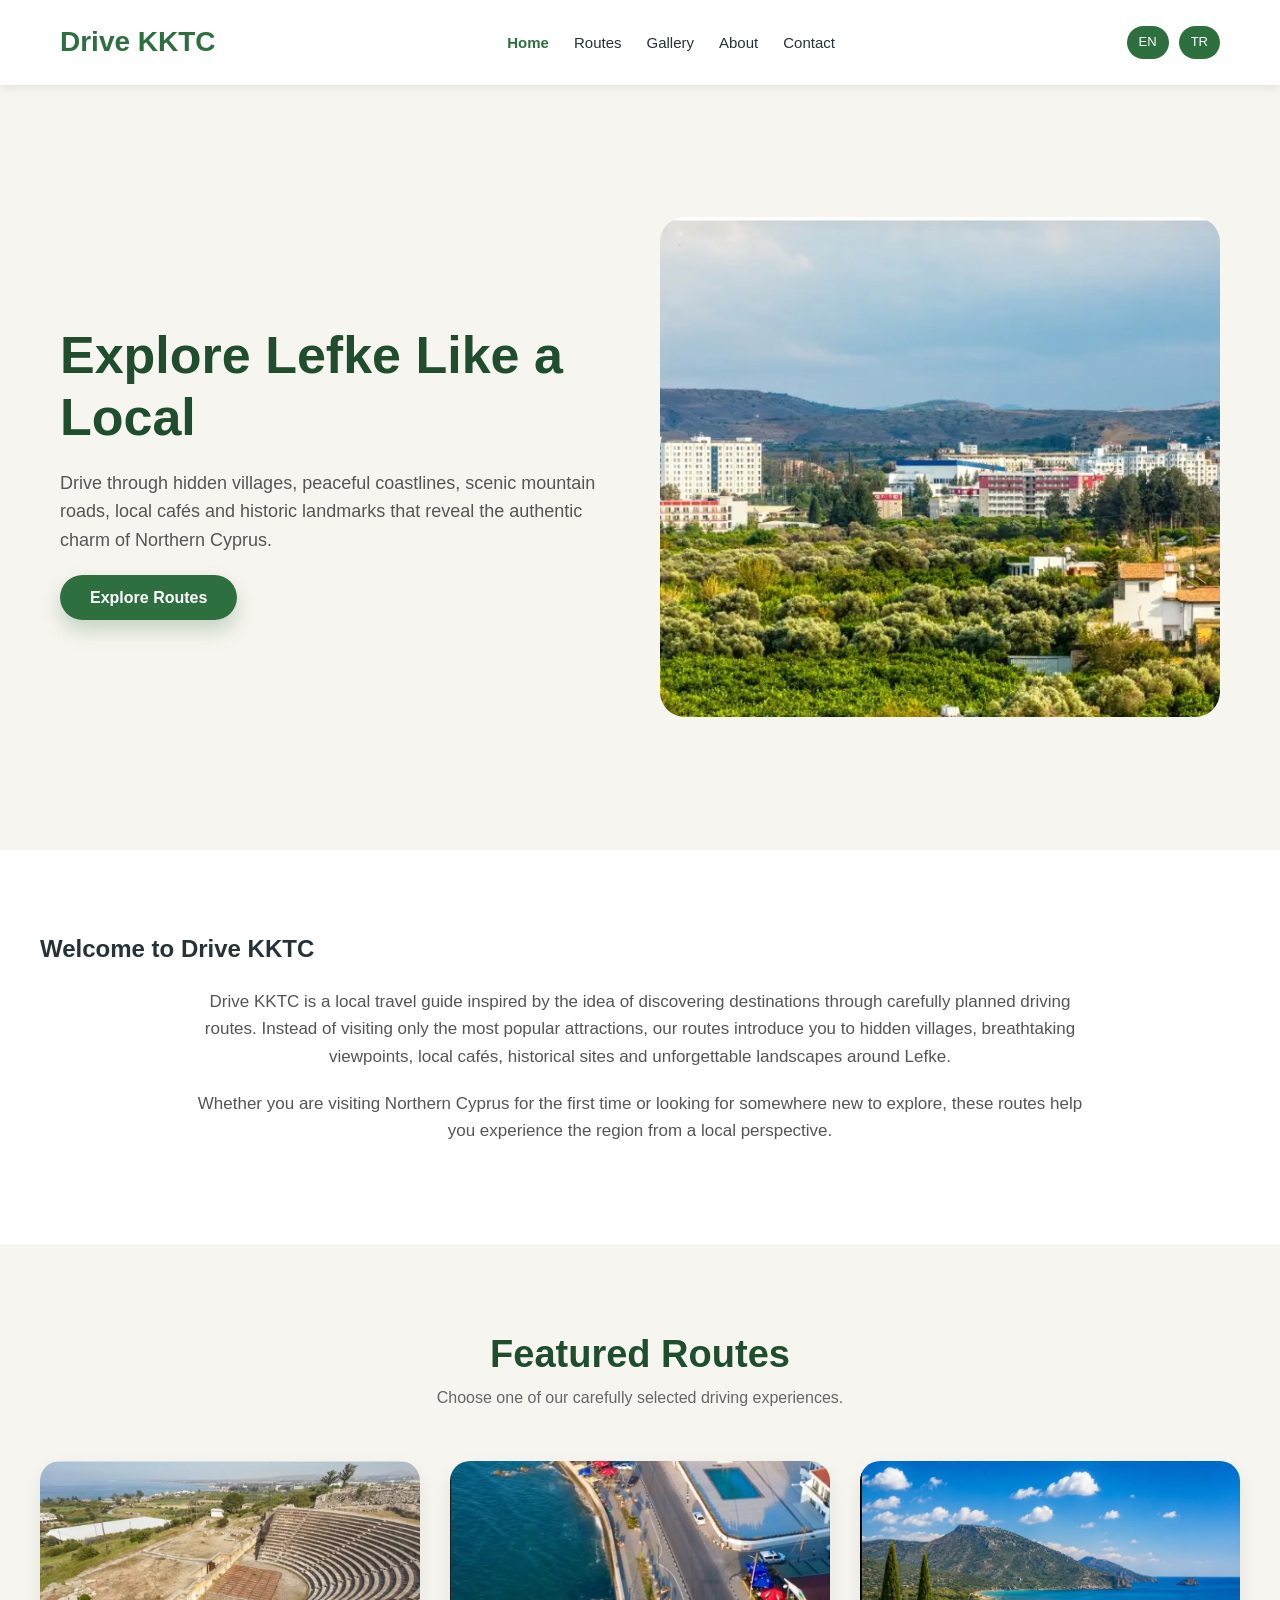
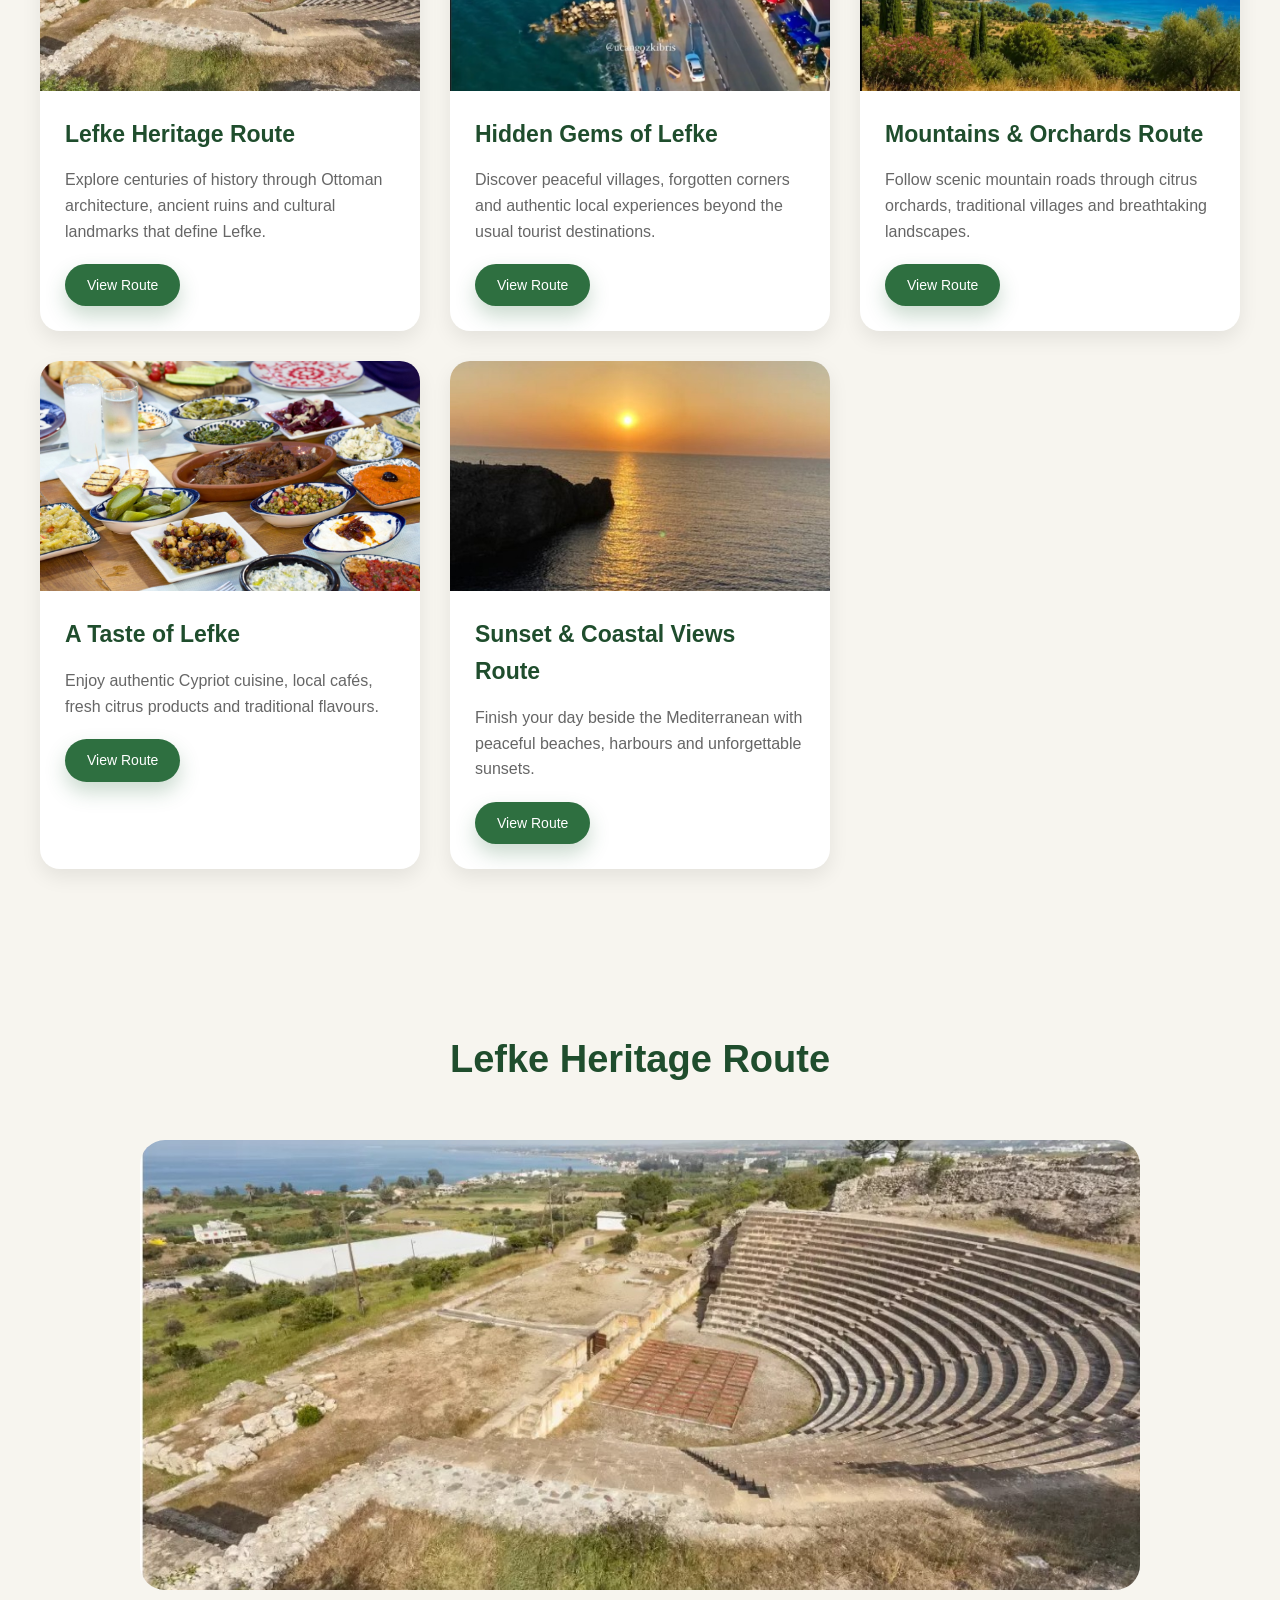
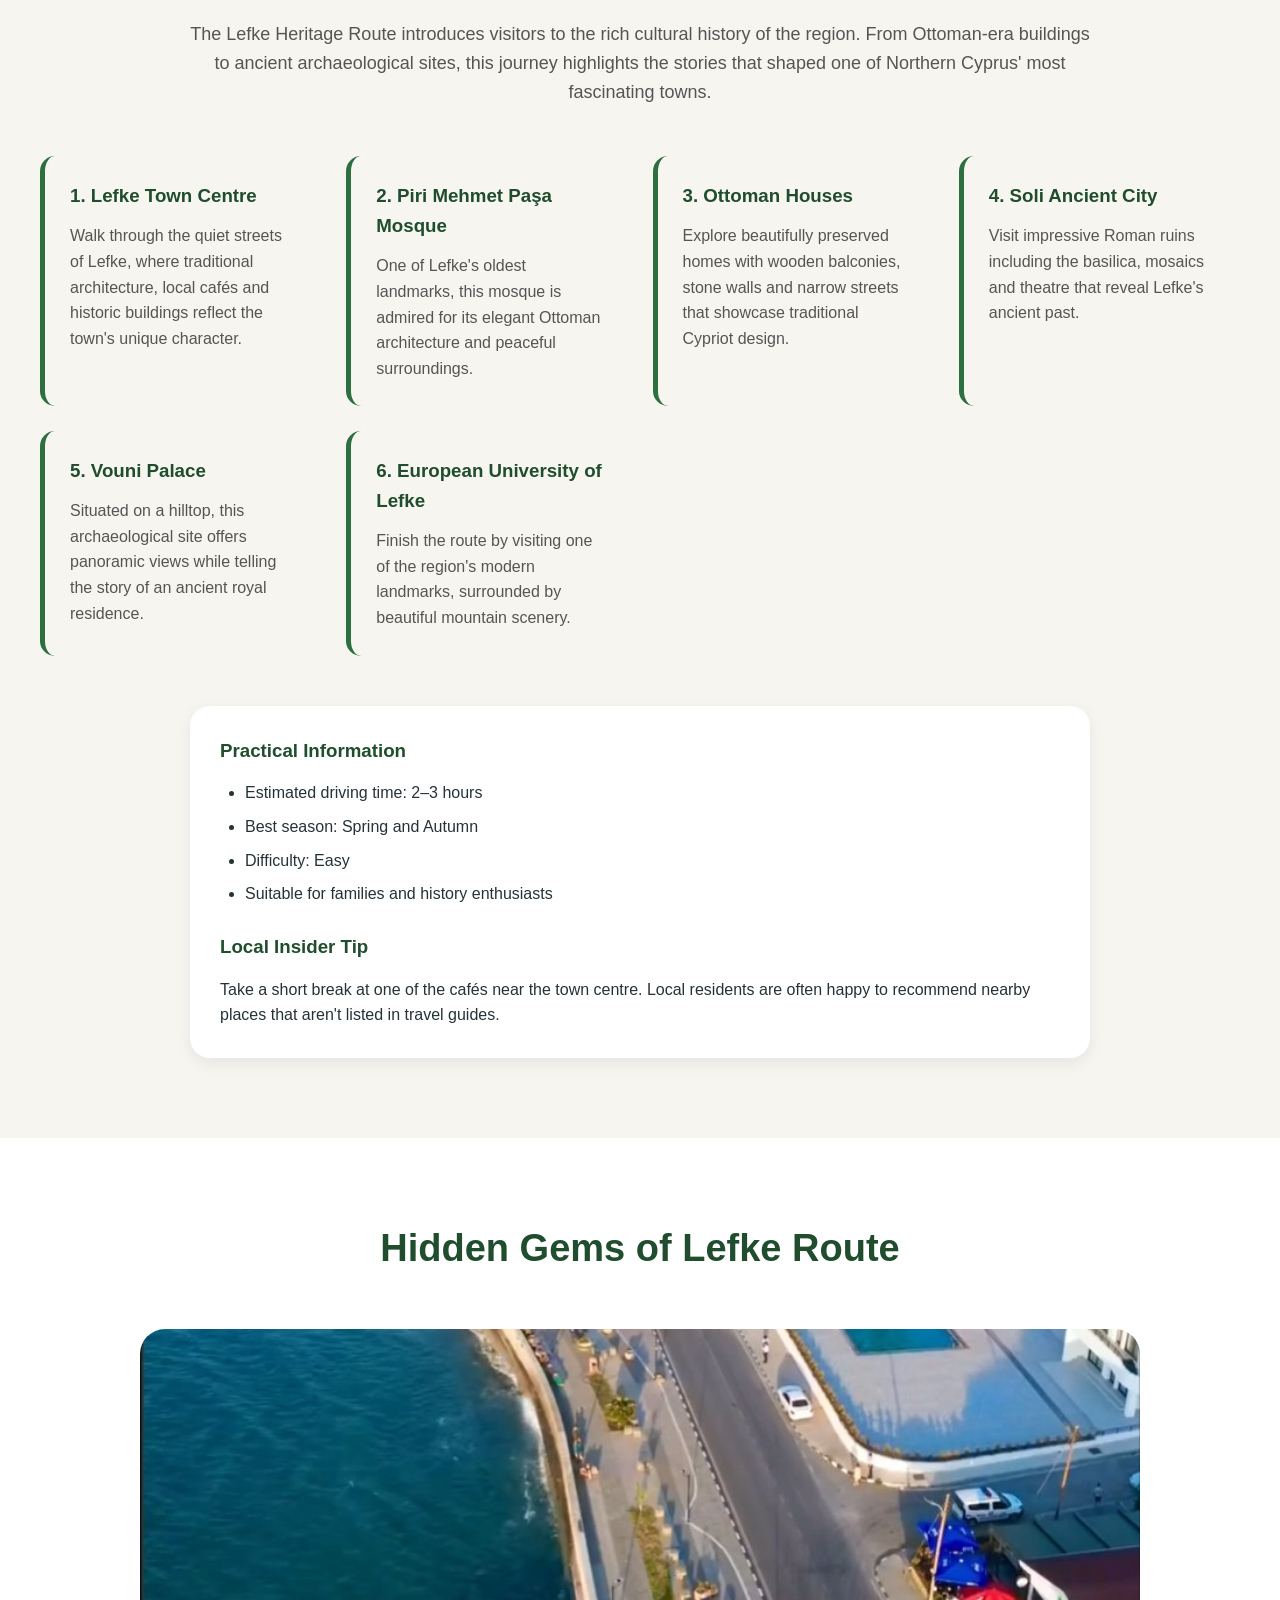
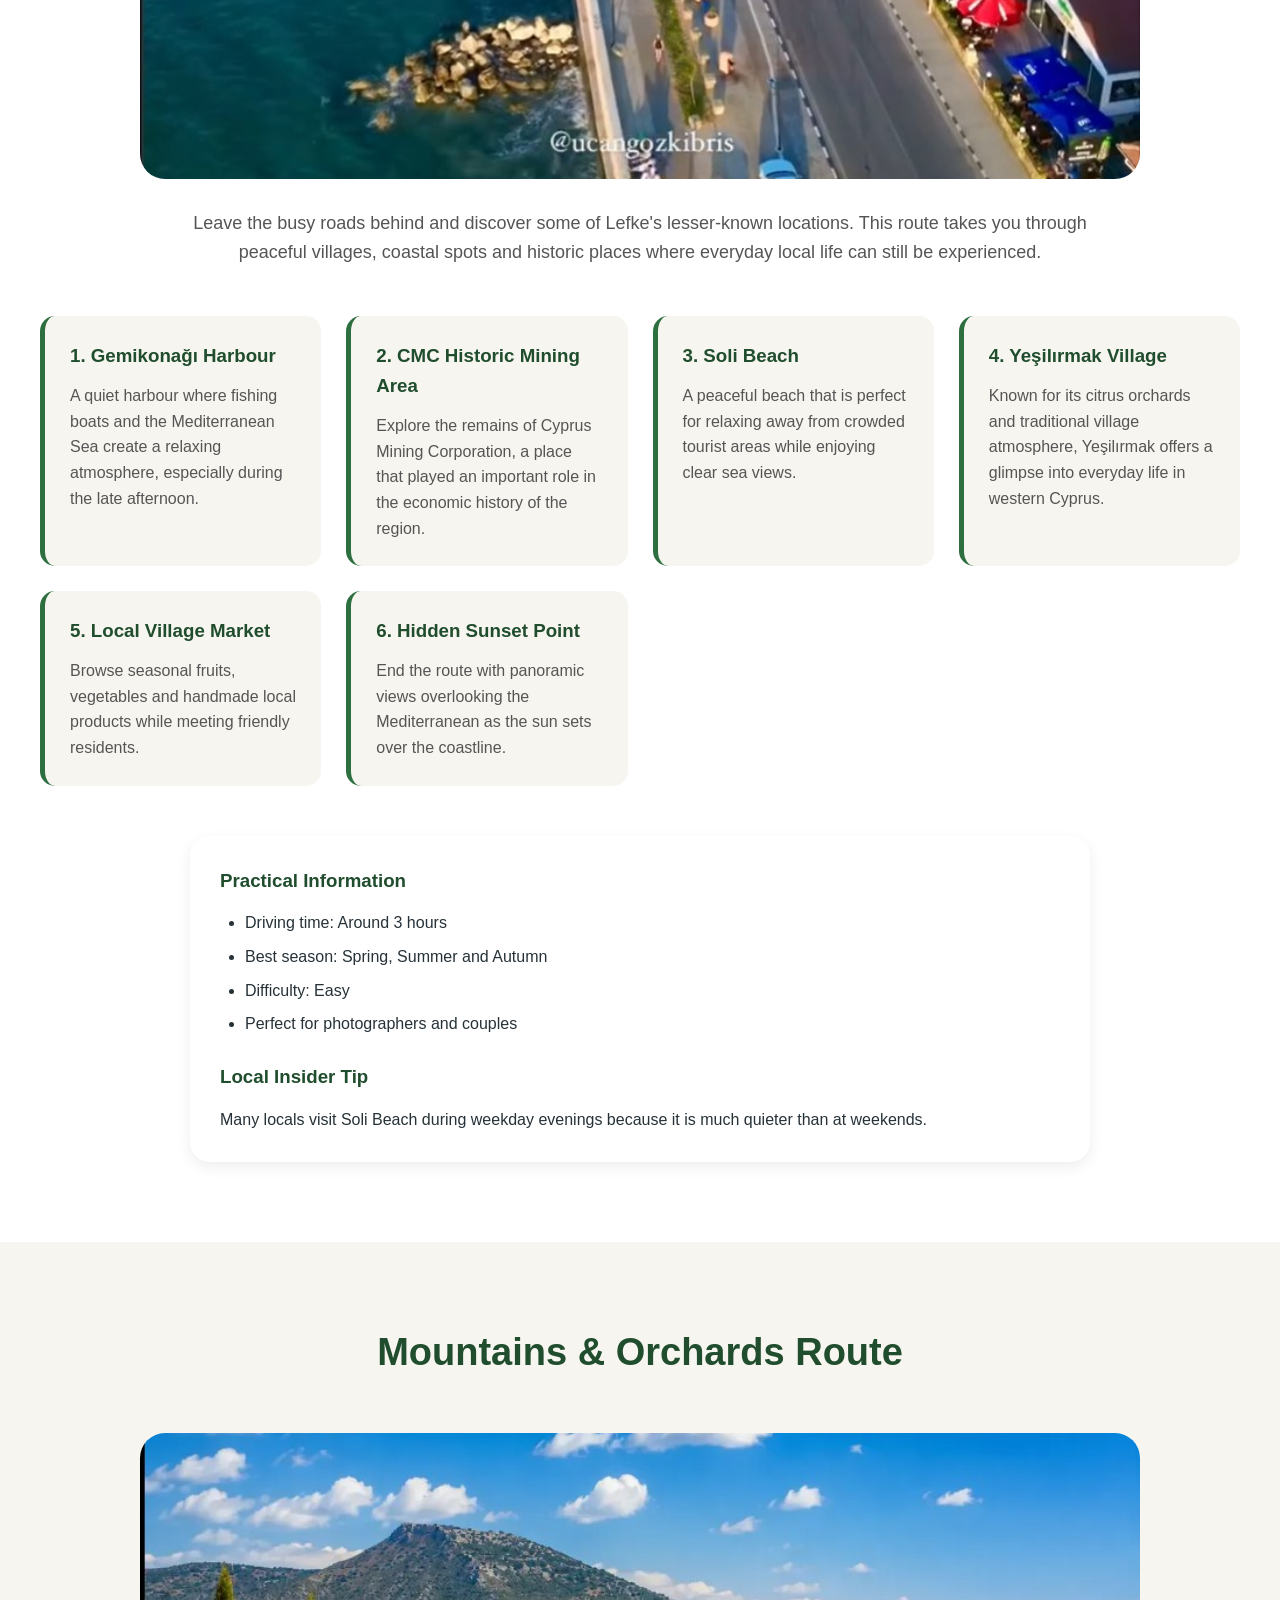
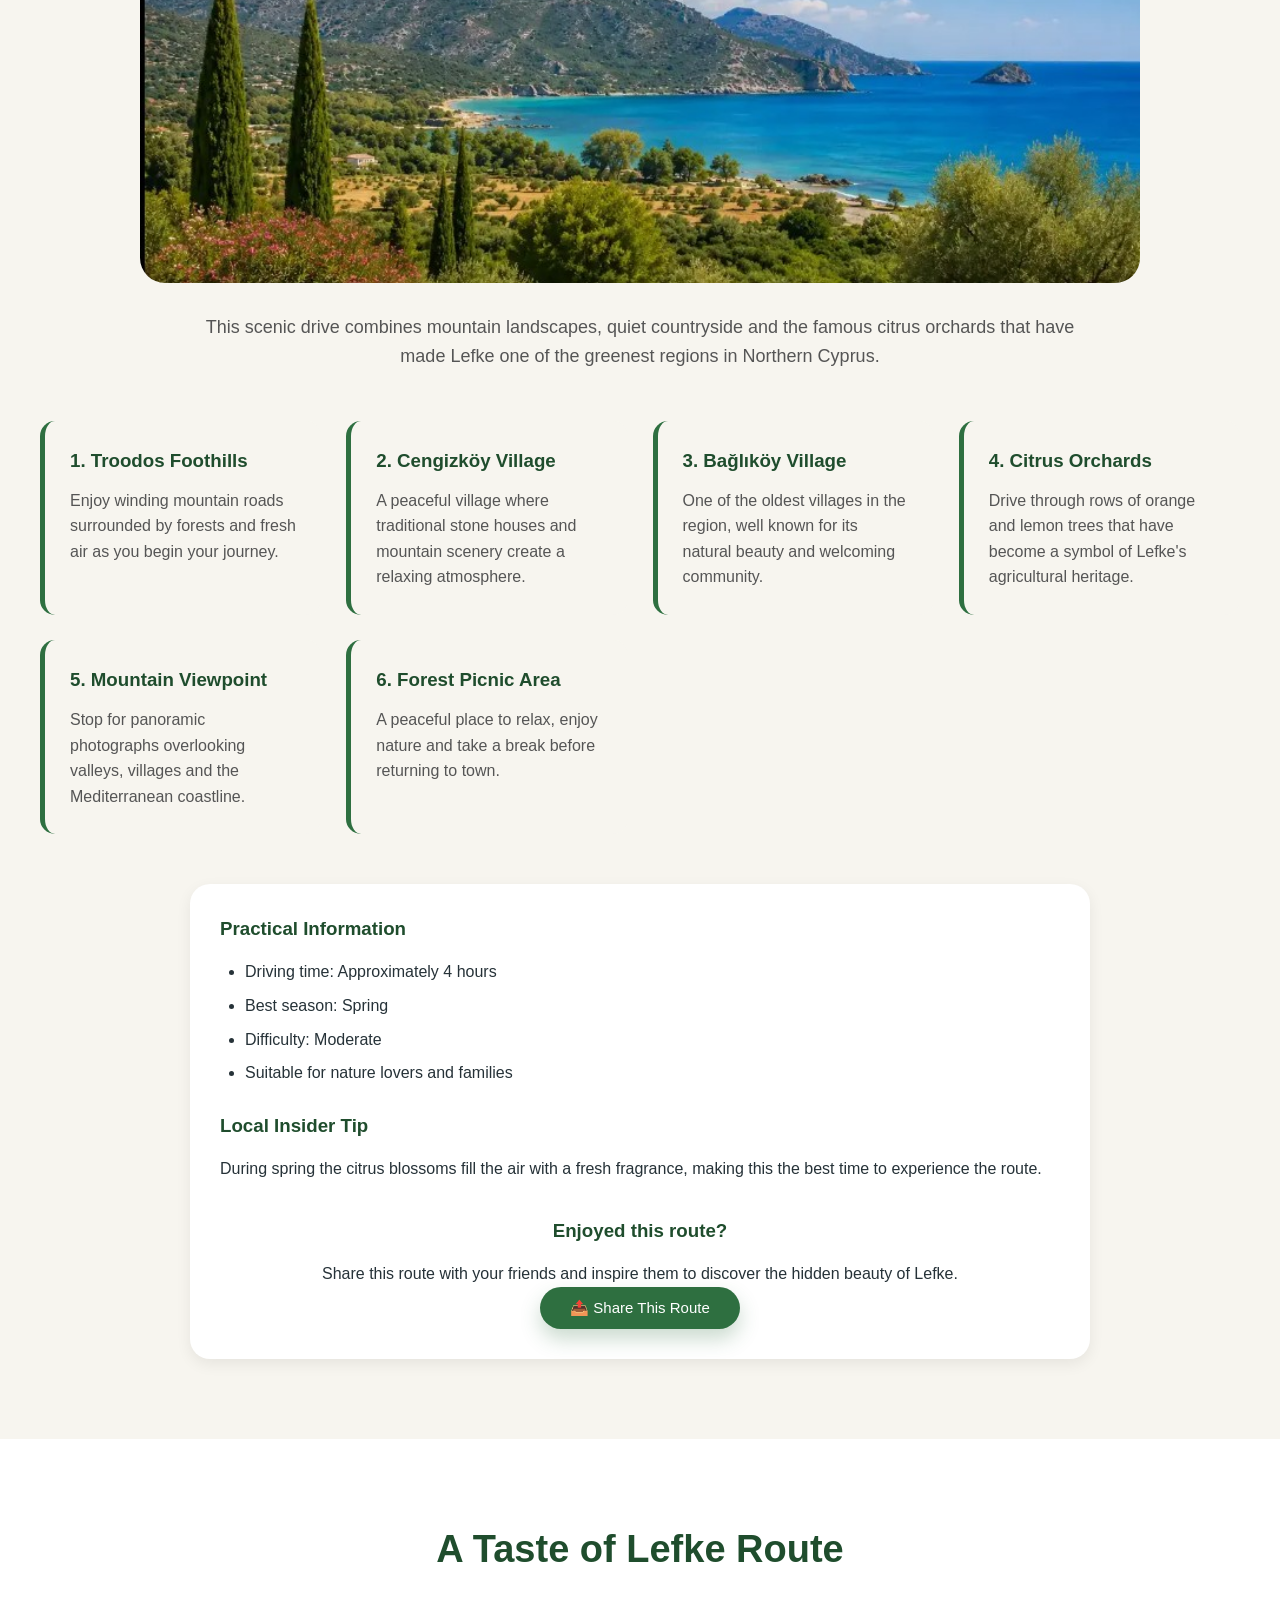
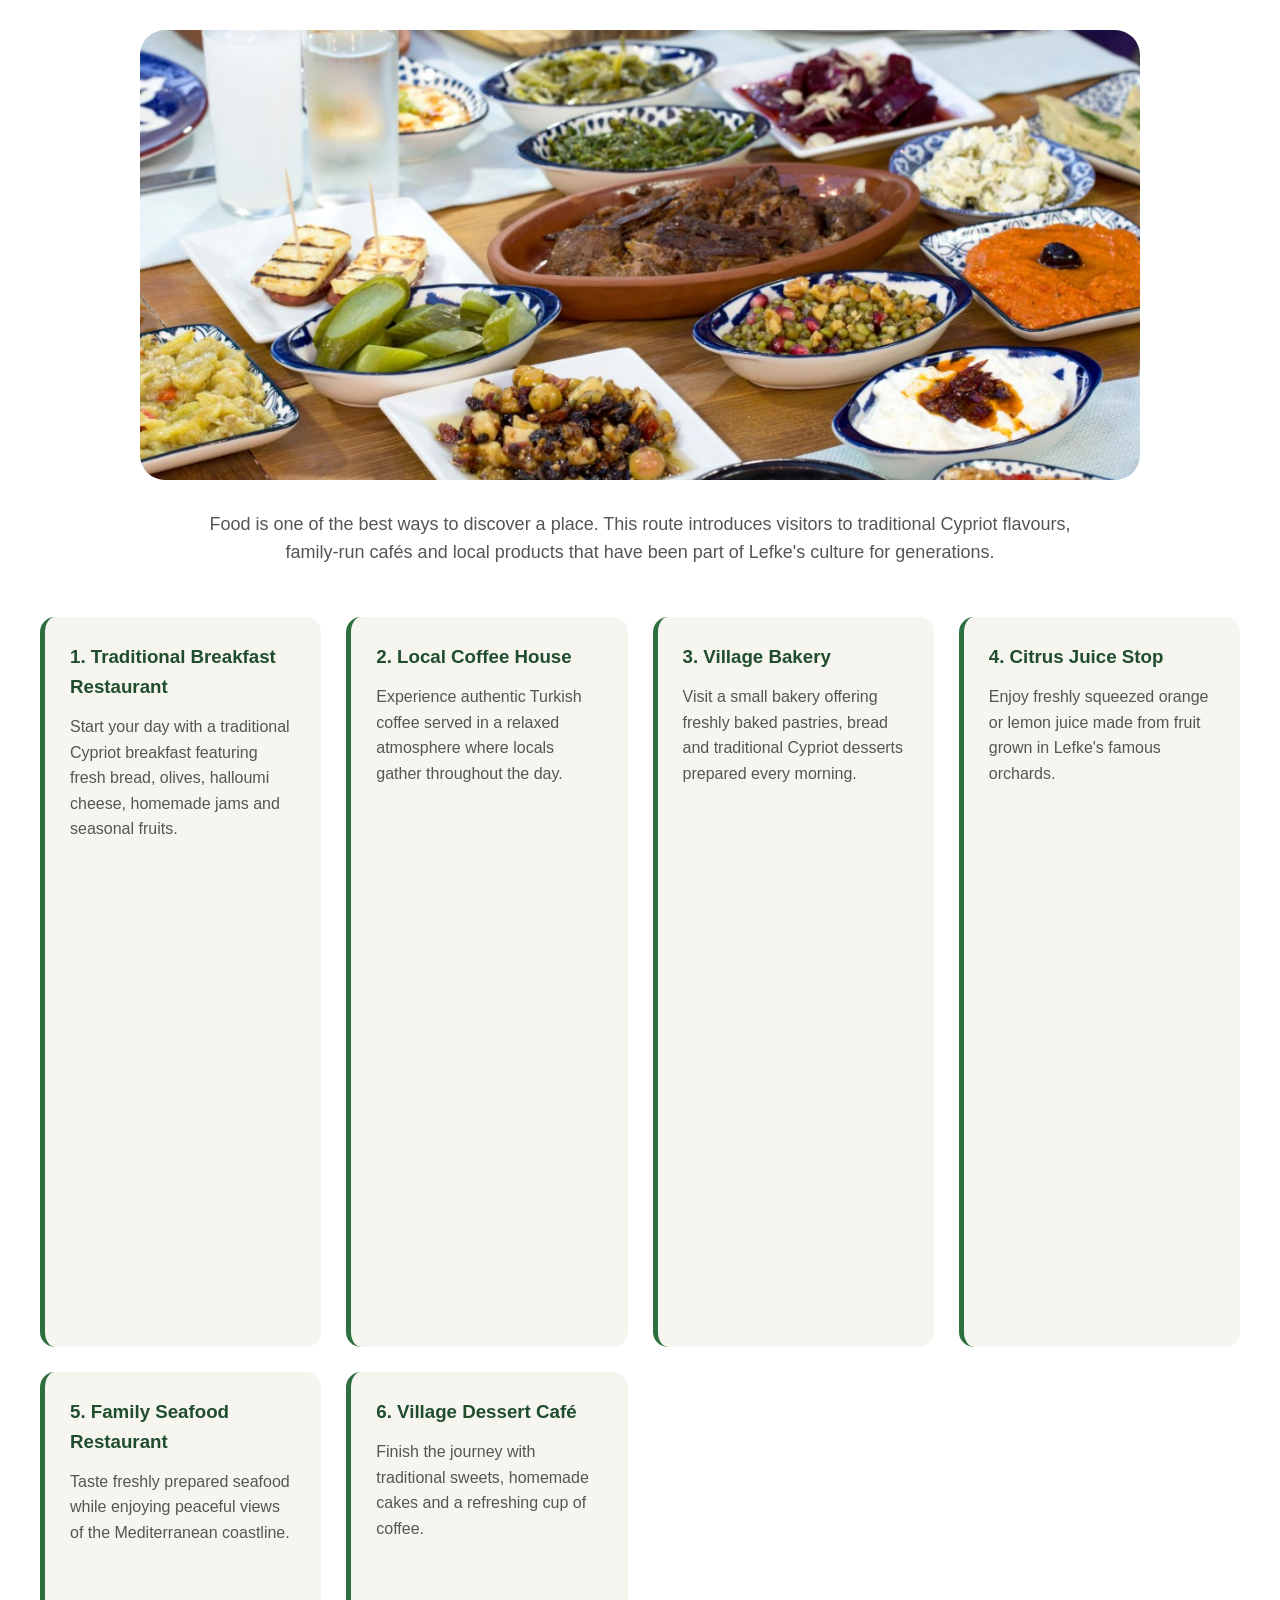
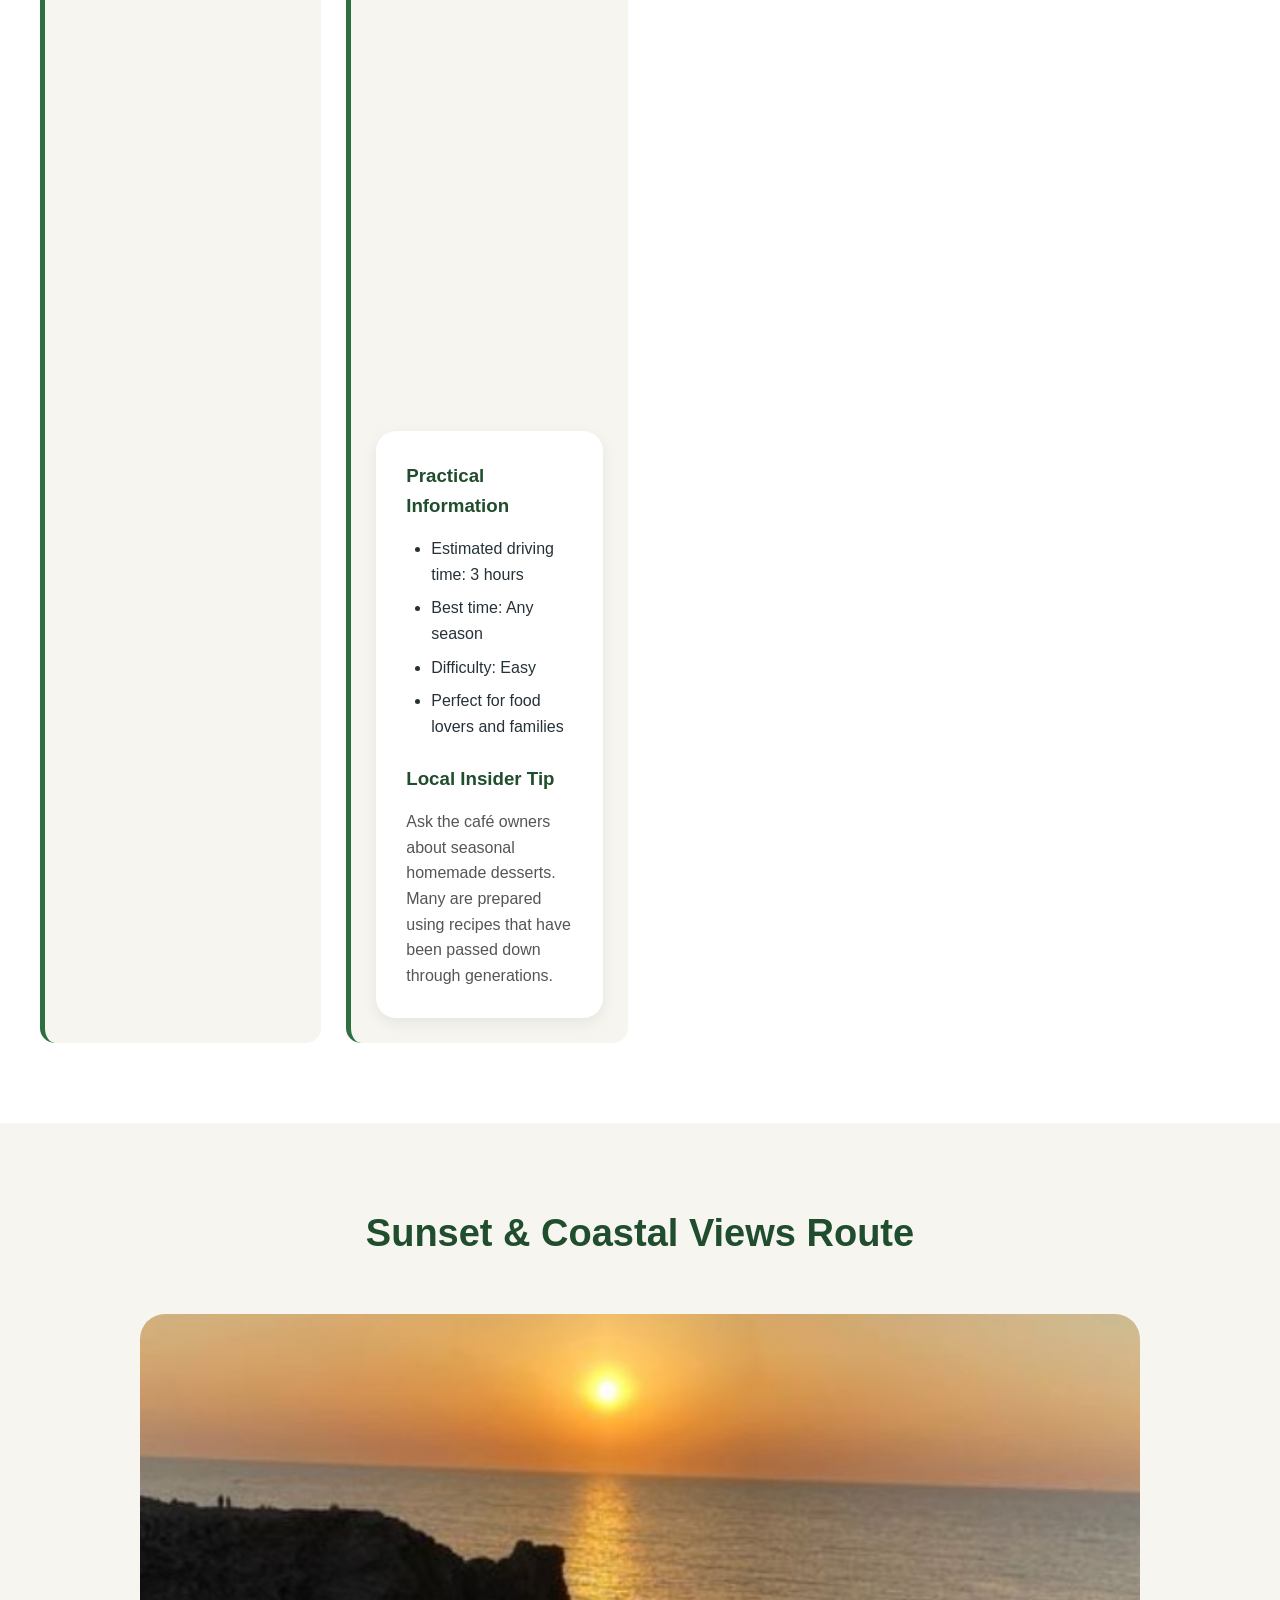
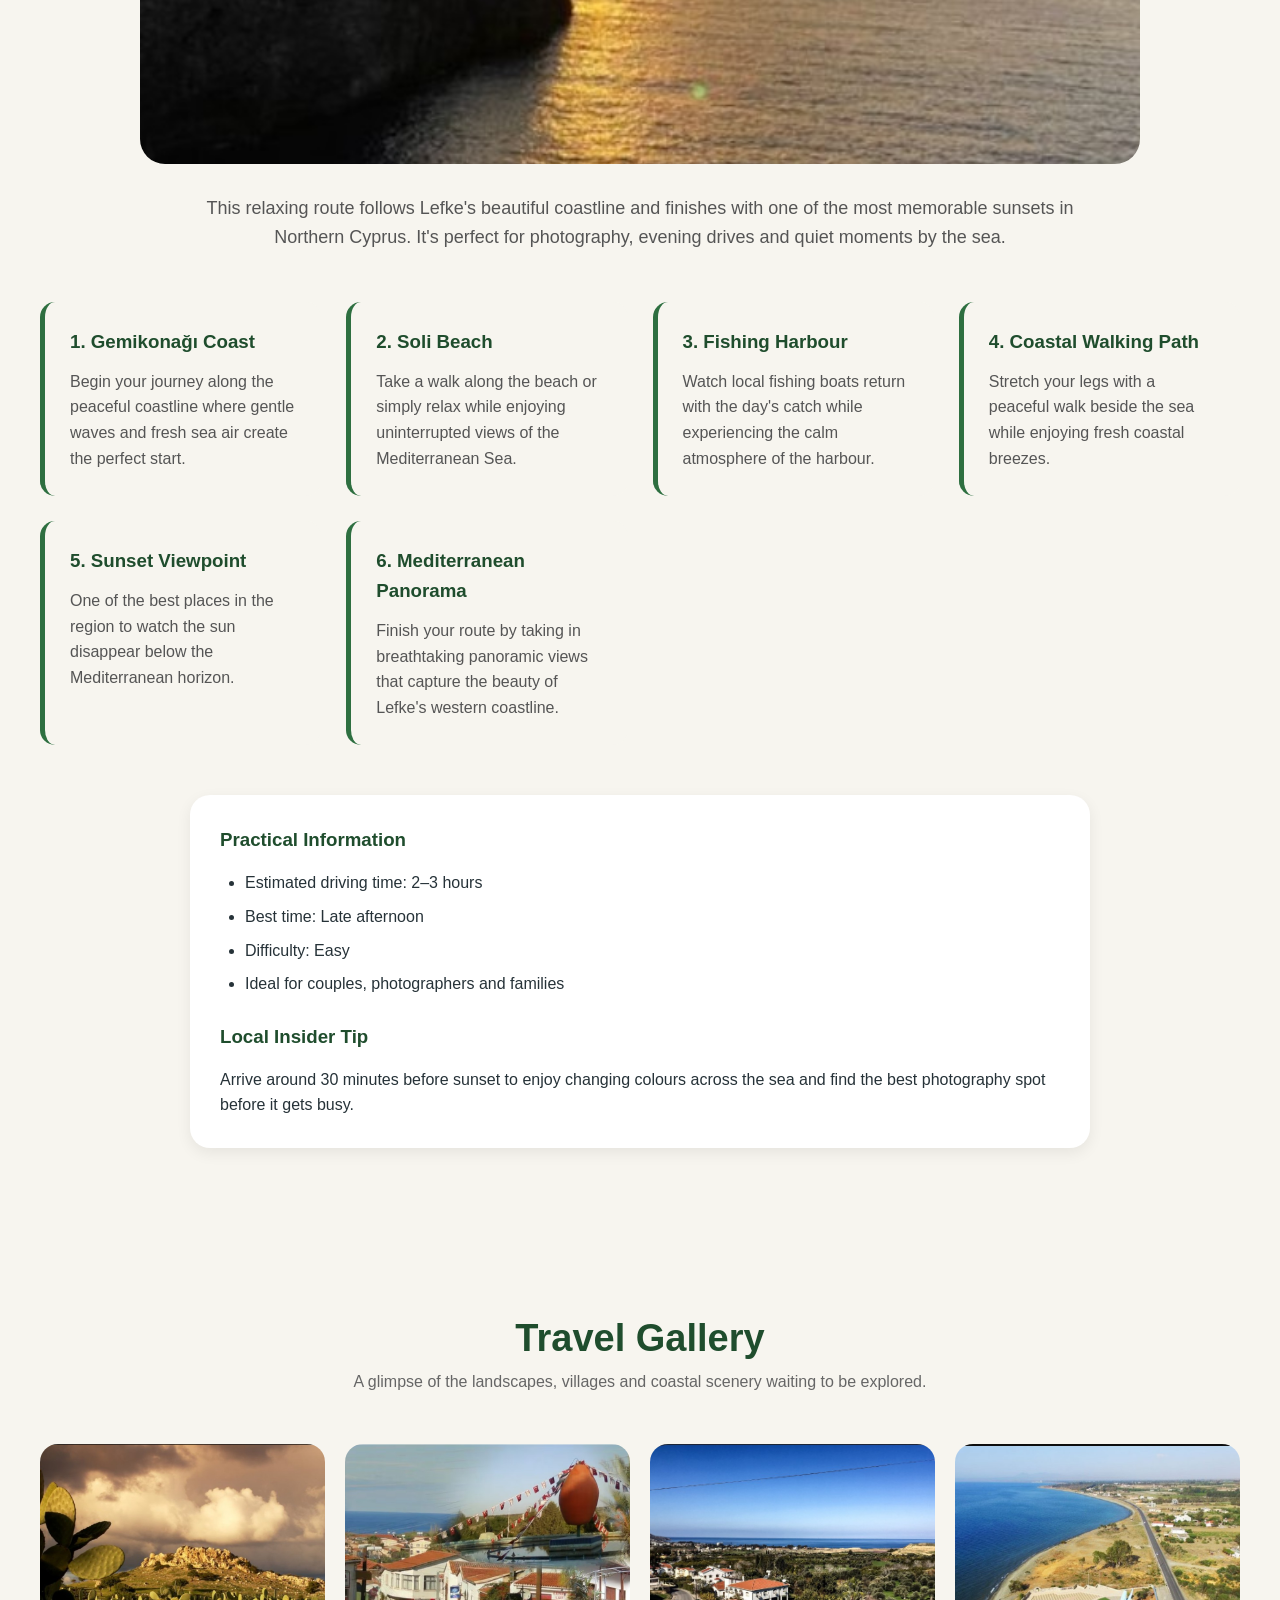
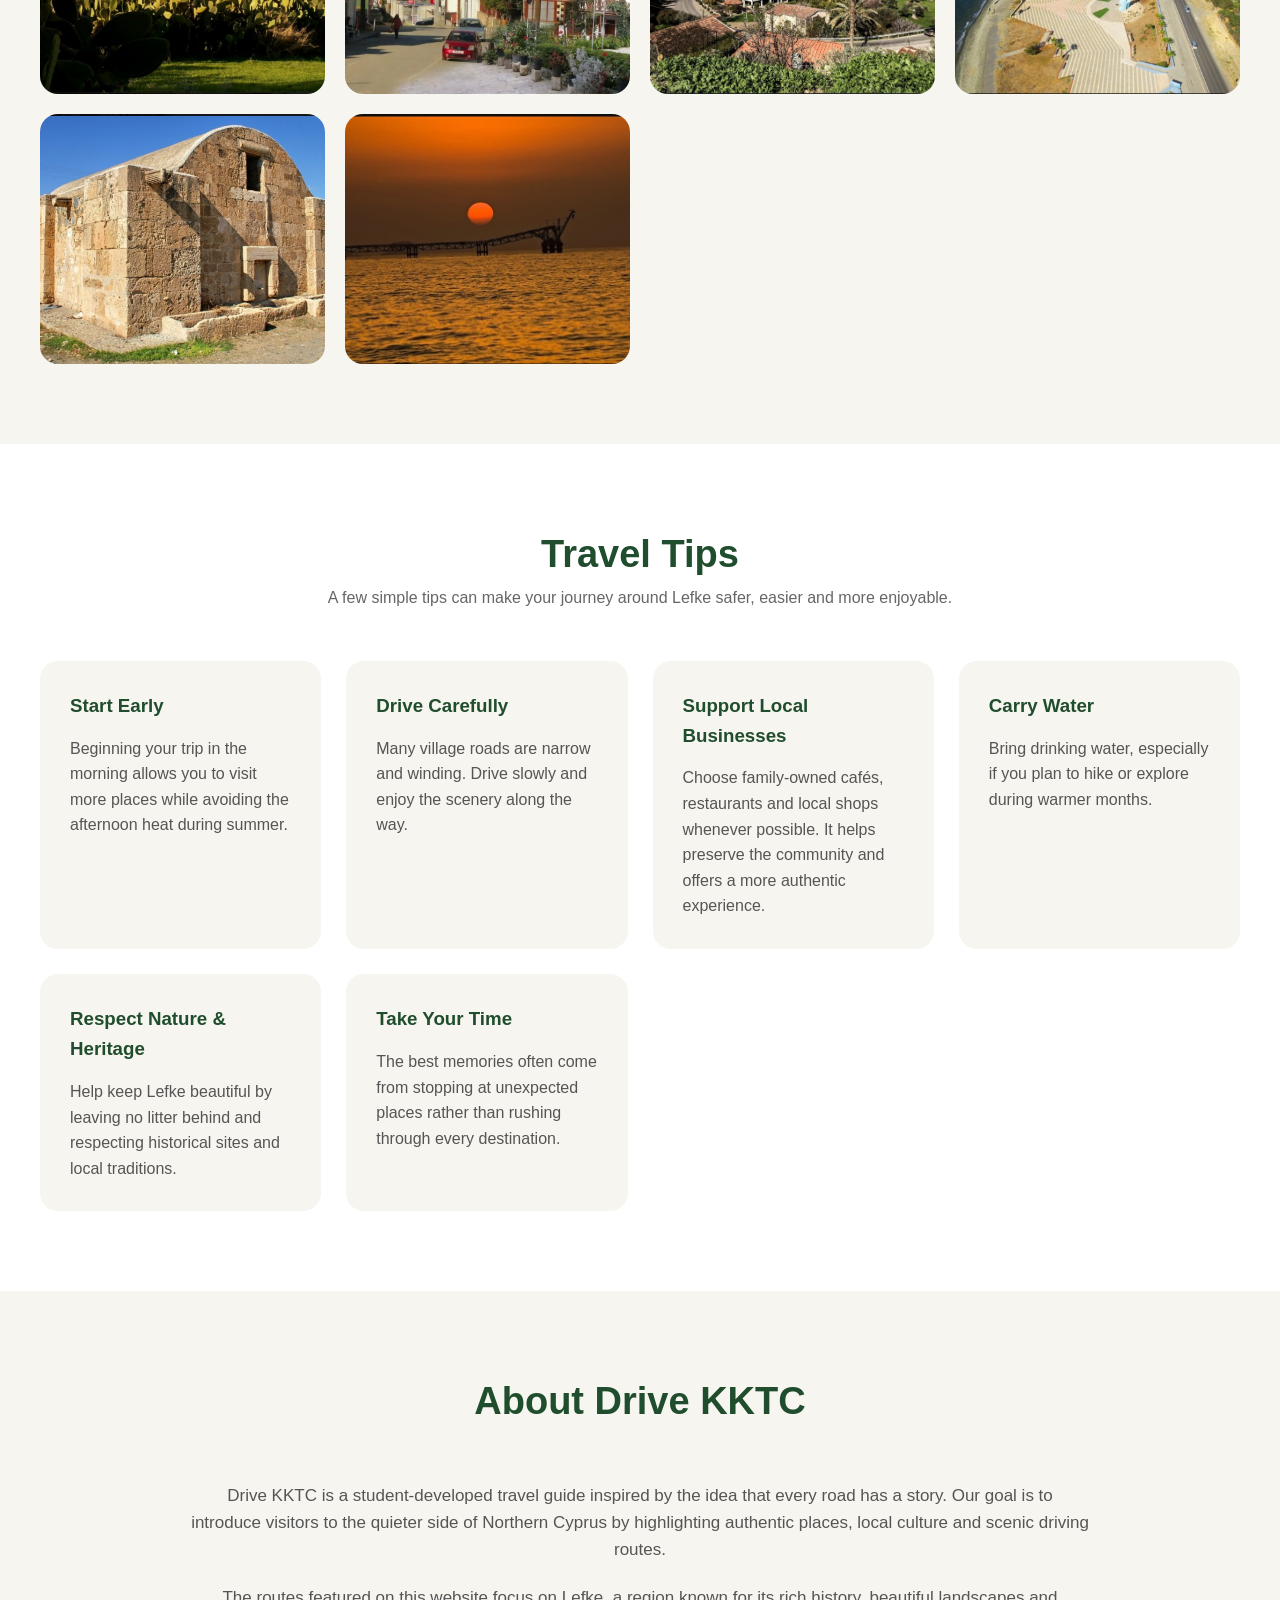
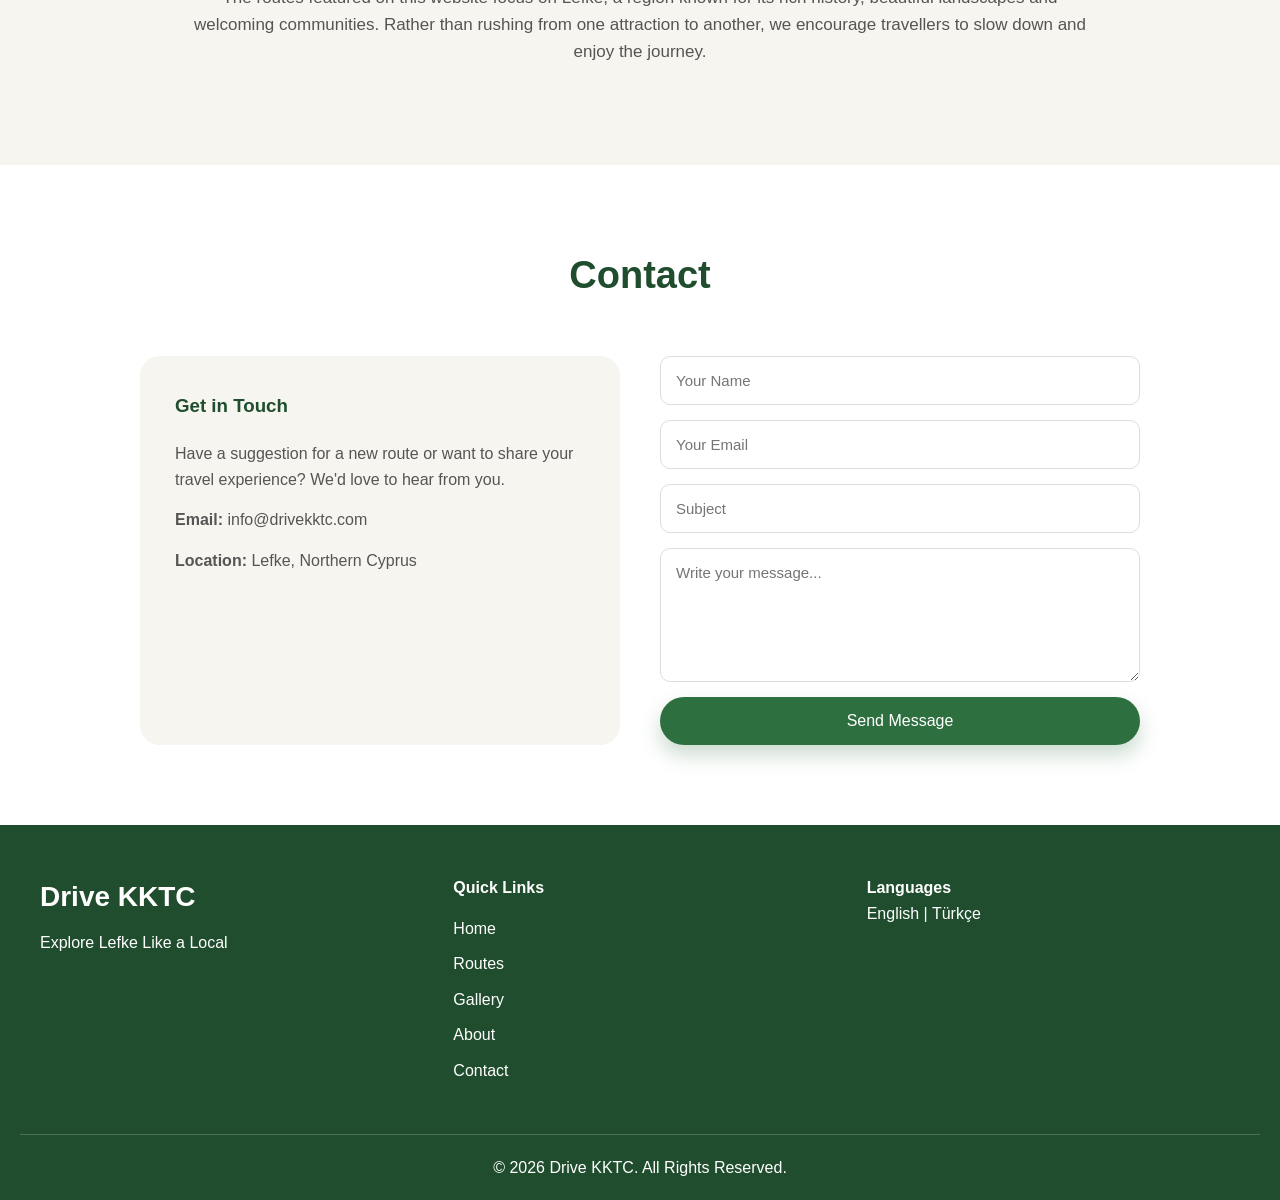
<file: index.html>
<!DOCTYPE html>
<html lang="en">

<head>

    <meta charset="UTF-8">

    <meta name="viewport" content="width=device-width, initial-scale=1.0">

    <title>Drive KKTC | Explore Lefke Like a Local</title>

    <meta name="description"
        content="Discover the hidden beauty of Lefke, Northern Cyprus. Explore scenic villages, coastal routes, local cafés, historic landmarks, and authentic experiences with Drive KKTC.">

    <meta name="keywords"
        content="Drive KKTC, Lefke travel, Northern Cyprus, Lefke routes, hidden villages, coastal views, travel guide, tourism">

    <meta name="author" content="Drive KKTC">

    <meta property="og:title" content="Drive KKTC | Explore Lefke Like a Local">

    <meta property="og:description"
        content="Your travel guide to discovering Lefke through carefully designed scenic routes and authentic local experiences.">

    <meta property="og:type" content="website">

    <meta property="og:image" content="images/hero/hero.jpg">

    <link rel="canonical" href="https://awadhijustine.github.io/drive-kktc/">

<link rel="alternate" hreflang="en"
href="https://awadhijustine.github.io/drive-kktc/">

<link rel="alternate" hreflang="tr"
href="https://awadhijustine.github.io/drive-kktc/tr/">

<link rel="alternate" hreflang="x-default"
href="https://awadhijustine.github.io/drive-kktc/">

    <link rel="icon" href="favicon.ico" type="image/x-icon">

    <link rel="stylesheet" href="css/style.css">

</head>

<body>

<header>

<nav class="navbar">

<div class="logo">

<a href="index.html">

Drive KKTC

</a>

</div>

<ul class="nav-links">

<li><a href="#home">Home</a></li>

<li><a href="#routes">Routes</a></li>

<li><a href="#gallery">Gallery</a></li>

<li><a href="#about">About</a></li>

<li><a href="#contact">Contact</a></li>

</ul>

<div class="language-menu">

<a href="index.html">EN</a>

<a href="tr/index.html">TR</a>

</div>

<div class="menu-toggle">

☰

</div>

</nav>

</header>

<main>

<section id="home" class="hero">

<div class="hero-content">

<h1>

Explore Lefke Like a Local

</h1>

<p>

Drive through hidden villages, peaceful coastlines, scenic mountain roads, local cafés and historic landmarks that reveal the authentic charm of Northern Cyprus.

</p>

<a href="#routes" class="btn-primary">

Explore Routes

</a>

</div>

<div class="hero-image">

<img src="images/hero/hero.jpg"

alt="Scenic landscape in Lefke">

</div>

</section>

<section class="intro">

<div class="container">

<h2>

Welcome to Drive KKTC

</h2>

<p>

Drive KKTC is a local travel guide inspired by the idea of discovering destinations through carefully planned driving routes. Instead of visiting only the most popular attractions, our routes introduce you to hidden villages, breathtaking viewpoints, local cafés, historical sites and unforgettable landscapes around Lefke.

</p>

<p>

Whether you are visiting Northern Cyprus for the first time or looking for somewhere new to explore, these routes help you experience the region from a local perspective.

</p>

</div>

</section>

<section id="routes">

<div class="section-title">

<h2>

Featured Routes

</h2>

<p>

Choose one of our carefully selected driving experiences.

</p>

</div>

<div class="route-grid">

<div class="route-card">

    <img src="images/routes/heritage.jpg"
        alt="Lefke Heritage Route">

    <div class="route-content">

        <h3>Lefke Heritage Route</h3>

        <p>

            Explore centuries of history through Ottoman architecture,
            ancient ruins and cultural landmarks that define Lefke.

        </p>

        <a href="#heritage-route" class="btn-route">

            View Route

        </a>

    </div>

</div>

<div class="route-card">

    <img src="images/routes/hidden-gems.jpg"
        alt="Hidden Gems of Lefke">

    <div class="route-content">

        <h3>Hidden Gems of Lefke</h3>

        <p>

            Discover peaceful villages, forgotten corners and authentic
            local experiences beyond the usual tourist destinations.

        </p>

        <a href="#hidden-route" class="btn-route">

            View Route

        </a>

    </div>

</div>

<div class="route-card">

    <img src="images/routes/nature.jpg"
        alt="Mountains and Orchards Route">

    <div class="route-content">

        <h3>Mountains & Orchards Route</h3>

        <p>

            Follow scenic mountain roads through citrus orchards,
            traditional villages and breathtaking landscapes.

        </p>

        <a href="#nature-route" class="btn-route">

            View Route

        </a>

    </div>

</div>

<div class="route-card">

    <img src="images/routes/food.jpg"
        alt="Taste of Lefke">

    <div class="route-content">

        <h3>A Taste of Lefke</h3>

        <p>

            Enjoy authentic Cypriot cuisine, local cafés,
            fresh citrus products and traditional flavours.

        </p>

        <a href="#food-route" class="btn-route">

            View Route

        </a>

    </div>

</div>

<div class="route-card">

    <img src="images/routes/sunset.jpg"
        alt="Sunset Coastal Route">

    <div class="route-content">

        <h3>Sunset & Coastal Views Route</h3>

        <p>

            Finish your day beside the Mediterranean with peaceful
            beaches, harbours and unforgettable sunsets.

        </p>

        <a href="#sunset-route" class="btn-route">

            View Route

        </a>

    </div>

</div>

</div>

</section>

<section id="heritage-route" class="route-section">

<div class="container">

<div class="section-title">

<h2>

Lefke Heritage Route

</h2>

</div>

<img src="images/routes/heritage.jpg"
class="route-banner"
alt="Lefke Heritage Route">

<p class="route-intro">

The Lefke Heritage Route introduces visitors to the rich cultural history of the region. From Ottoman-era buildings to ancient archaeological sites, this journey highlights the stories that shaped one of Northern Cyprus' most fascinating towns.

</p>

<div class="stops">

<div class="stop-card">

<h3>1. Lefke Town Centre</h3>

<p>

Walk through the quiet streets of Lefke, where traditional architecture, local cafés and historic buildings reflect the town's unique character.

</p>

</div>

<div class="stop-card">

<h3>2. Piri Mehmet Paşa Mosque</h3>

<p>

One of Lefke's oldest landmarks, this mosque is admired for its elegant Ottoman architecture and peaceful surroundings.

</p>

</div>

<div class="stop-card">

<h3>3. Ottoman Houses</h3>

<p>

Explore beautifully preserved homes with wooden balconies, stone walls and narrow streets that showcase traditional Cypriot design.

</p>

</div>

<div class="stop-card">

<h3>4. Soli Ancient City</h3>

<p>

Visit impressive Roman ruins including the basilica, mosaics and theatre that reveal Lefke's ancient past.

</p>

</div>

<div class="stop-card">

<h3>5. Vouni Palace</h3>

<p>

Situated on a hilltop, this archaeological site offers panoramic views while telling the story of an ancient royal residence.

</p>

</div>

<div class="stop-card">

<h3>6. European University of Lefke</h3>

<p>

Finish the route by visiting one of the region's modern landmarks, surrounded by beautiful mountain scenery.

</p>

</div>

</div>

<div class="route-info">

<h3>Practical Information</h3>

<ul>

<li>Estimated driving time: 2–3 hours</li>

<li>Best season: Spring and Autumn</li>

<li>Difficulty: Easy</li>

<li>Suitable for families and history enthusiasts</li>

</ul>

<h3>Local Insider Tip</h3>

<p>

Take a short break at one of the cafés near the town centre. Local residents are often happy to recommend nearby places that aren't listed in travel guides.

</p>

</div>

</div>

</section>

<section id="hidden-route" class="route-section">

<div class="container">

<div class="section-title">

<h2>

Hidden Gems of Lefke Route

</h2>

</div>

<img src="images/routes/hidden-gems.jpg"
class="route-banner"
alt="Hidden Gems of Lefke">

<p class="route-intro">

Leave the busy roads behind and discover some of Lefke's lesser-known locations. This route takes you through peaceful villages, coastal spots and historic places where everyday local life can still be experienced.

</p>

<div class="stops">

<div class="stop-card">

<h3>1. Gemikonağı Harbour</h3>

<p>

A quiet harbour where fishing boats and the Mediterranean Sea create a relaxing atmosphere, especially during the late afternoon.

</p>

</div>

<div class="stop-card">

<h3>2. CMC Historic Mining Area</h3>

<p>

Explore the remains of Cyprus Mining Corporation, a place that played an important role in the economic history of the region.

</p>

</div>

<div class="stop-card">

<h3>3. Soli Beach</h3>

<p>

A peaceful beach that is perfect for relaxing away from crowded tourist areas while enjoying clear sea views.

</p>

</div>

<div class="stop-card">

<h3>4. Yeşilırmak Village</h3>

<p>

Known for its citrus orchards and traditional village atmosphere, Yeşilırmak offers a glimpse into everyday life in western Cyprus.

</p>

</div>

<div class="stop-card">

<h3>5. Local Village Market</h3>

<p>

Browse seasonal fruits, vegetables and handmade local products while meeting friendly residents.

</p>

</div>

<div class="stop-card">

<h3>6. Hidden Sunset Point</h3>

<p>

End the route with panoramic views overlooking the Mediterranean as the sun sets over the coastline.

</p>

</div>

</div>

<div class="route-info">

<h3>Practical Information</h3>

<ul>

<li>Driving time: Around 3 hours</li>

<li>Best season: Spring, Summer and Autumn</li>

<li>Difficulty: Easy</li>

<li>Perfect for photographers and couples</li>

</ul>

<h3>Local Insider Tip</h3>

<p>

Many locals visit Soli Beach during weekday evenings because it is much quieter than at weekends.

</p>

</div>

</div>

</section>

<section id="nature-route" class="route-section">

<div class="container">

<div class="section-title">

<h2>

Mountains & Orchards Route

</h2>

</div>

<img src="images/routes/nature.jpg"
class="route-banner"
alt="Mountains and Orchards">

<p class="route-intro">

This scenic drive combines mountain landscapes, quiet countryside and the famous citrus orchards that have made Lefke one of the greenest regions in Northern Cyprus.

</p>

<div class="stops">

<div class="stop-card">

<h3>1. Troodos Foothills</h3>

<p>

Enjoy winding mountain roads surrounded by forests and fresh air as you begin your journey.

</p>

</div>

<div class="stop-card">

<h3>2. Cengizköy Village</h3>

<p>

A peaceful village where traditional stone houses and mountain scenery create a relaxing atmosphere.

</p>

</div>

<div class="stop-card">

<h3>3. Bağlıköy Village</h3>

<p>

One of the oldest villages in the region, well known for its natural beauty and welcoming community.

</p>

</div>

<div class="stop-card">

<h3>4. Citrus Orchards</h3>

<p>

Drive through rows of orange and lemon trees that have become a symbol of Lefke's agricultural heritage.

</p>

</div>

<div class="stop-card">

<h3>5. Mountain Viewpoint</h3>

<p>

Stop for panoramic photographs overlooking valleys, villages and the Mediterranean coastline.

</p>

</div>

<div class="stop-card">

<h3>6. Forest Picnic Area</h3>

<p>

A peaceful place to relax, enjoy nature and take a break before returning to town.

</p>

</div>

</div>

<div class="route-info">

<h3>Practical Information</h3>

<ul>

<li>Driving time: Approximately 4 hours</li>

<li>Best season: Spring</li>

<li>Difficulty: Moderate</li>

<li>Suitable for nature lovers and families</li>

</ul>

<h3>Local Insider Tip</h3>

<p>

During spring the citrus blossoms fill the air with a fresh fragrance, making this the best time to experience the route.

</p>

<div class="share-box">

    <h3>Enjoyed this route?</h3>

    <p>

        Share this route with your friends and inspire them to discover the hidden beauty of Lefke.

    </p>

    <button class="share-button">

        📤 Share This Route

    </button>

</div>

</div>

</div>

</section>

<section id="food-route" class="route-section">

<div class="container">

<div class="section-title">

<h2>

A Taste of Lefke Route

</h2>

</div>

<img src="images/routes/food.jpg"
class="route-banner"
alt="A Taste of Lefke">

<p class="route-intro">

Food is one of the best ways to discover a place. This route introduces visitors to traditional Cypriot flavours, family-run cafés and local products that have been part of Lefke's culture for generations.

</p>


<div class="stops">

<div class="stop-card">

<h3>1. Traditional Breakfast Restaurant</h3>

<p>

Start your day with a traditional Cypriot breakfast featuring fresh bread, olives, halloumi cheese, homemade jams and seasonal fruits.

</p>
<div class="map-container">

<iframe

src="https://www.google.com/maps/embed?pb=!1m18!1m12!1m3!1d3262.5840399205736!2d32.81866377429617!3d35.1420524594067!2m3!1f0!2f0!3f0!3m2!1i1024!2i768!4f13.1!3m3!1m2!1s0x14e7596025701eb7%3A0xac659cea6acfab9e!2sErta%C5%9F%20Garden%20Cafe!5e0!3m2!1sen!2s!4v1784264854455!5m2!1sen!2s"
loading="lazy"
            allowfullscreen>

</iframe>

</div>

</div>

<div class="stop-card">

<h3>2. Local Coffee House</h3>

<p>

Experience authentic Turkish coffee served in a relaxed atmosphere where locals gather throughout the day.

</p>
<div class="map-container">

<iframe

src="https://www.google.com/maps/embed?pb=!1m18!1m12!1m3!1d3262.5840399205736!2d32.81866377429617!3d35.1420524594067!2m3!1f0!2f0!3f0!3m2!1i1024!2i768!4f13.1!3m3!1m2!1s0x14e7596025701eb7%3A0xac659cea6acfab9e!2sErta%C5%9F%20Garden%20Cafe!5e0!3m2!1sen!2s!4v1784264854455!5m2!1sen!2s"
loading="lazy"
            allowfullscreen>

</iframe>

</div>

</div>

<div class="stop-card">

<h3>3. Village Bakery</h3>

<p>

Visit a small bakery offering freshly baked pastries, bread and traditional Cypriot desserts prepared every morning.

</p>
<div class="map-container">

<iframe

src="https://www.google.com/maps/embed?pb=!1m18!1m12!1m3!1d26100.660227258886!2d32.80063901131497!3d35.14209016938311!2m3!1f0!2f0!3f0!3m2!1i1024!2i768!4f13.1!3m3!1m2!1s0x14e758e9b1001b23%3A0x9022f66301875c08!2sSahil%20Pastanesi!5e0!3m2!1sen!2s!4v1784266453971!5m2!1sen!2s"
loading="lazy"
            allowfullscreen>

</iframe>

</div>

</div>

<div class="stop-card">

<h3>4. Citrus Juice Stop</h3>

<p>

Enjoy freshly squeezed orange or lemon juice made from fruit grown in Lefke's famous orchards.

</p>
<div class="map-container">

<iframe

src="https://www.google.com/maps/embed?pb=!1m18!1m12!1m3!1d3262.5840399205736!2d32.81866377429617!3d35.1420524594067!2m3!1f0!2f0!3f0!3m2!1i1024!2i768!4f13.1!3m3!1m2!1s0x14e7596025701eb7%3A0xac659cea6acfab9e!2sErta%C5%9F%20Garden%20Cafe!5e0!3m2!1sen!2s!4v1784264854455!5m2!1sen!2s"
loading="lazy"
            allowfullscreen>

</iframe>


</div>

</div>

<div class="stop-card">

<h3>5. Family Seafood Restaurant</h3>

<p>

Taste freshly prepared seafood while enjoying peaceful views of the Mediterranean coastline.

</p>
<div class="map-container">

<iframe

src="https://www.google.com/maps/embed?pb=!1m18!1m12!1m3!1d3262.3792170855604!2d32.80173047429636!3d35.14716215912959!2m3!1f0!2f0!3f0!3m2!1i1024!2i768!4f13.1!3m3!1m2!1s0x14e75f2d8b3fbc5b%3A0xade5e16058cb5a71!2sSwan%20of%20Soli%20Fish%20Restourant!5e0!3m2!1sen!2s!4v1784266885677!5m2!1sen!2s"
loading="lazy"
            allowfullscreen>

</iframe>

</div>

</div>

<div class="stop-card">

<h3>6. Village Dessert Café</h3>

<p>

Finish the journey with traditional sweets, homemade cakes and a refreshing cup of coffee.

</p>
<div class="map-container">
<iframe

src="https://www.google.com/maps/embed?pb=!1m18!1m12!1m3!1d52198.02413363148!2d32.76310537655878!3d35.147229729364476!2m3!1f0!2f0!3f0!3m2!1i1024!2i768!4f13.1!3m3!1m2!1s0x14e7598dc7506927%3A0x11996d3217a68e53!2sMOAR!5e0!3m2!1sen!2s!4v1784267073099!5m2!1sen!2s"
loading="lazy"
            allowfullscreen>

</iframe>

</div>





<div class="route-info">

<h3>Practical Information</h3>

<ul>

<li>Estimated driving time: 3 hours</li>

<li>Best time: Any season</li>

<li>Difficulty: Easy</li>

<li>Perfect for food lovers and families</li>

</ul>

<h3>Local Insider Tip</h3>

<p>

Ask the café owners about seasonal homemade desserts. Many are prepared using recipes that have been passed down through generations.

</p>

</div>

</div>

</section>

<section id="sunset-route" class="route-section">

<div class="container">

<div class="section-title">

<h2>

Sunset & Coastal Views Route

</h2>

</div>

<img src="images/routes/sunset.jpg"
class="route-banner"
alt="Sunset and Coastal Views">

<p class="route-intro">

This relaxing route follows Lefke's beautiful coastline and finishes with one of the most memorable sunsets in Northern Cyprus. It's perfect for photography, evening drives and quiet moments by the sea.

</p>

<div class="stops">

<div class="stop-card">

<h3>1. Gemikonağı Coast</h3>

<p>

Begin your journey along the peaceful coastline where gentle waves and fresh sea air create the perfect start.

</p>

</div>

<div class="stop-card">

<h3>2. Soli Beach</h3>

<p>

Take a walk along the beach or simply relax while enjoying uninterrupted views of the Mediterranean Sea.

</p>

</div>

<div class="stop-card">

<h3>3. Fishing Harbour</h3>

<p>

Watch local fishing boats return with the day's catch while experiencing the calm atmosphere of the harbour.

</p>

</div>

<div class="stop-card">

<h3>4. Coastal Walking Path</h3>

<p>

Stretch your legs with a peaceful walk beside the sea while enjoying fresh coastal breezes.

</p>

</div>

<div class="stop-card">

<h3>5. Sunset Viewpoint</h3>

<p>

One of the best places in the region to watch the sun disappear below the Mediterranean horizon.

</p>

</div>

<div class="stop-card">

<h3>6. Mediterranean Panorama</h3>

<p>

Finish your route by taking in breathtaking panoramic views that capture the beauty of Lefke's western coastline.

</p>

</div>

</div>

<div class="route-info">

<h3>Practical Information</h3>

<ul>

<li>Estimated driving time: 2–3 hours</li>

<li>Best time: Late afternoon</li>

<li>Difficulty: Easy</li>

<li>Ideal for couples, photographers and families</li>

</ul>

<h3>Local Insider Tip</h3>

<p>

Arrive around 30 minutes before sunset to enjoy changing colours across the sea and find the best photography spot before it gets busy.

</p>

</div>

</div>

</section>

<section id="gallery">

<div class="section-title">

<h2>

Travel Gallery

</h2>

<p>

A glimpse of the landscapes, villages and coastal scenery waiting to be explored.

</p>

</div>

<div class="gallery-grid">

<img src="images/gallery/gallery1.jpg" alt="Lefke landscape">

<img src="images/gallery/gallery2.jpg" alt="Village street">

<img src="images/gallery/gallery3.jpg" alt="Mountain road">

<img src="images/gallery/gallery4.jpg" alt="Mediterranean coast">

<img src="images/gallery/gallery5.jpg" alt="Historic architecture">

<img src="images/gallery/gallery6.jpg" alt="Sunset over Lefke">

</div>

</section>

<section id="tips">

<div class="container">

<div class="section-title">

<h2>

Travel Tips

</h2>

<p>

A few simple tips can make your journey around Lefke safer, easier and more enjoyable.

</p>

</div>

<div class="tips-grid">

<div class="tip-card">

<h3>Start Early</h3>

<p>

Beginning your trip in the morning allows you to visit more places while avoiding the afternoon heat during summer.

</p>

</div>

<div class="tip-card">

<h3>Drive Carefully</h3>

<p>

Many village roads are narrow and winding. Drive slowly and enjoy the scenery along the way.

</p>

</div>

<div class="tip-card">

<h3>Support Local Businesses</h3>

<p>

Choose family-owned cafés, restaurants and local shops whenever possible. It helps preserve the community and offers a more authentic experience.

</p>

</div>

<div class="tip-card">

<h3>Carry Water</h3>

<p>

Bring drinking water, especially if you plan to hike or explore during warmer months.

</p>

</div>

<div class="tip-card">

<h3>Respect Nature & Heritage</h3>

<p>

Help keep Lefke beautiful by leaving no litter behind and respecting historical sites and local traditions.

</p>

</div>

<div class="tip-card">

<h3>Take Your Time</h3>

<p>

The best memories often come from stopping at unexpected places rather than rushing through every destination.

</p>

</div>

</div>

</div>

</section>

<section id="about">

<div class="container">

<div class="section-title">

<h2>

About Drive KKTC

</h2>

</div>

<p>

Drive KKTC is a student-developed travel guide inspired by the idea that every road has a story. Our goal is to introduce visitors to the quieter side of Northern Cyprus by highlighting authentic places, local culture and scenic driving routes.

</p>

<p>

The routes featured on this website focus on Lefke, a region known for its rich history, beautiful landscapes and welcoming communities. Rather than rushing from one attraction to another, we encourage travellers to slow down and enjoy the journey.

</p>

</div>

</section>

<section id="contact">

<div class="container">

<div class="section-title">

<h2>

Contact

</h2>

</div>

<div class="contact-container">

<div class="contact-info">

<h3>

Get in Touch

</h3>

<p>

Have a suggestion for a new route or want to share your travel experience? We'd love to hear from you.

</p>

<p>

<strong>Email:</strong>

info@drivekktc.com

</p>

<p>

<strong>Location:</strong>

Lefke, Northern Cyprus

</p>

</div>

<form class="contact-form">

<input
type="text"
placeholder="Your Name"
required>

<input
type="email"
placeholder="Your Email"
required>

<input
type="text"
placeholder="Subject">

<textarea
rows="6"
placeholder="Write your message..."></textarea>

<button
type="submit">

Send Message

</button>

</form>

</div>

</div>

</section>

</main>

<footer>

<div class="footer-container">

<div class="footer-logo">

<h3>

Drive KKTC

</h3>

<p>

Explore Lefke Like a Local

</p>

</div>

<div class="footer-links">

<h4>

Quick Links

</h4>

<ul>

<li><a href="#home">Home</a></li>

<li><a href="#routes">Routes</a></li>

<li><a href="#gallery">Gallery</a></li>

<li><a href="#about">About</a></li>

<li><a href="#contact">Contact</a></li>

</ul>

</div>

<div class="footer-social">

<h4>

Languages

</h4>

<p>

<a href="index.html">English</a>

|

<a href="tr/index.html">Türkçe</a>

</p>

</div>

</div>

<div class="footer-bottom">

<p>

© 2026 Drive KKTC. All Rights Reserved.

</p>

</div>

</footer>

<button id="scrollTop">

↑

</button>

<script src="js/script.js"></script>

</body>

</html>
</file>
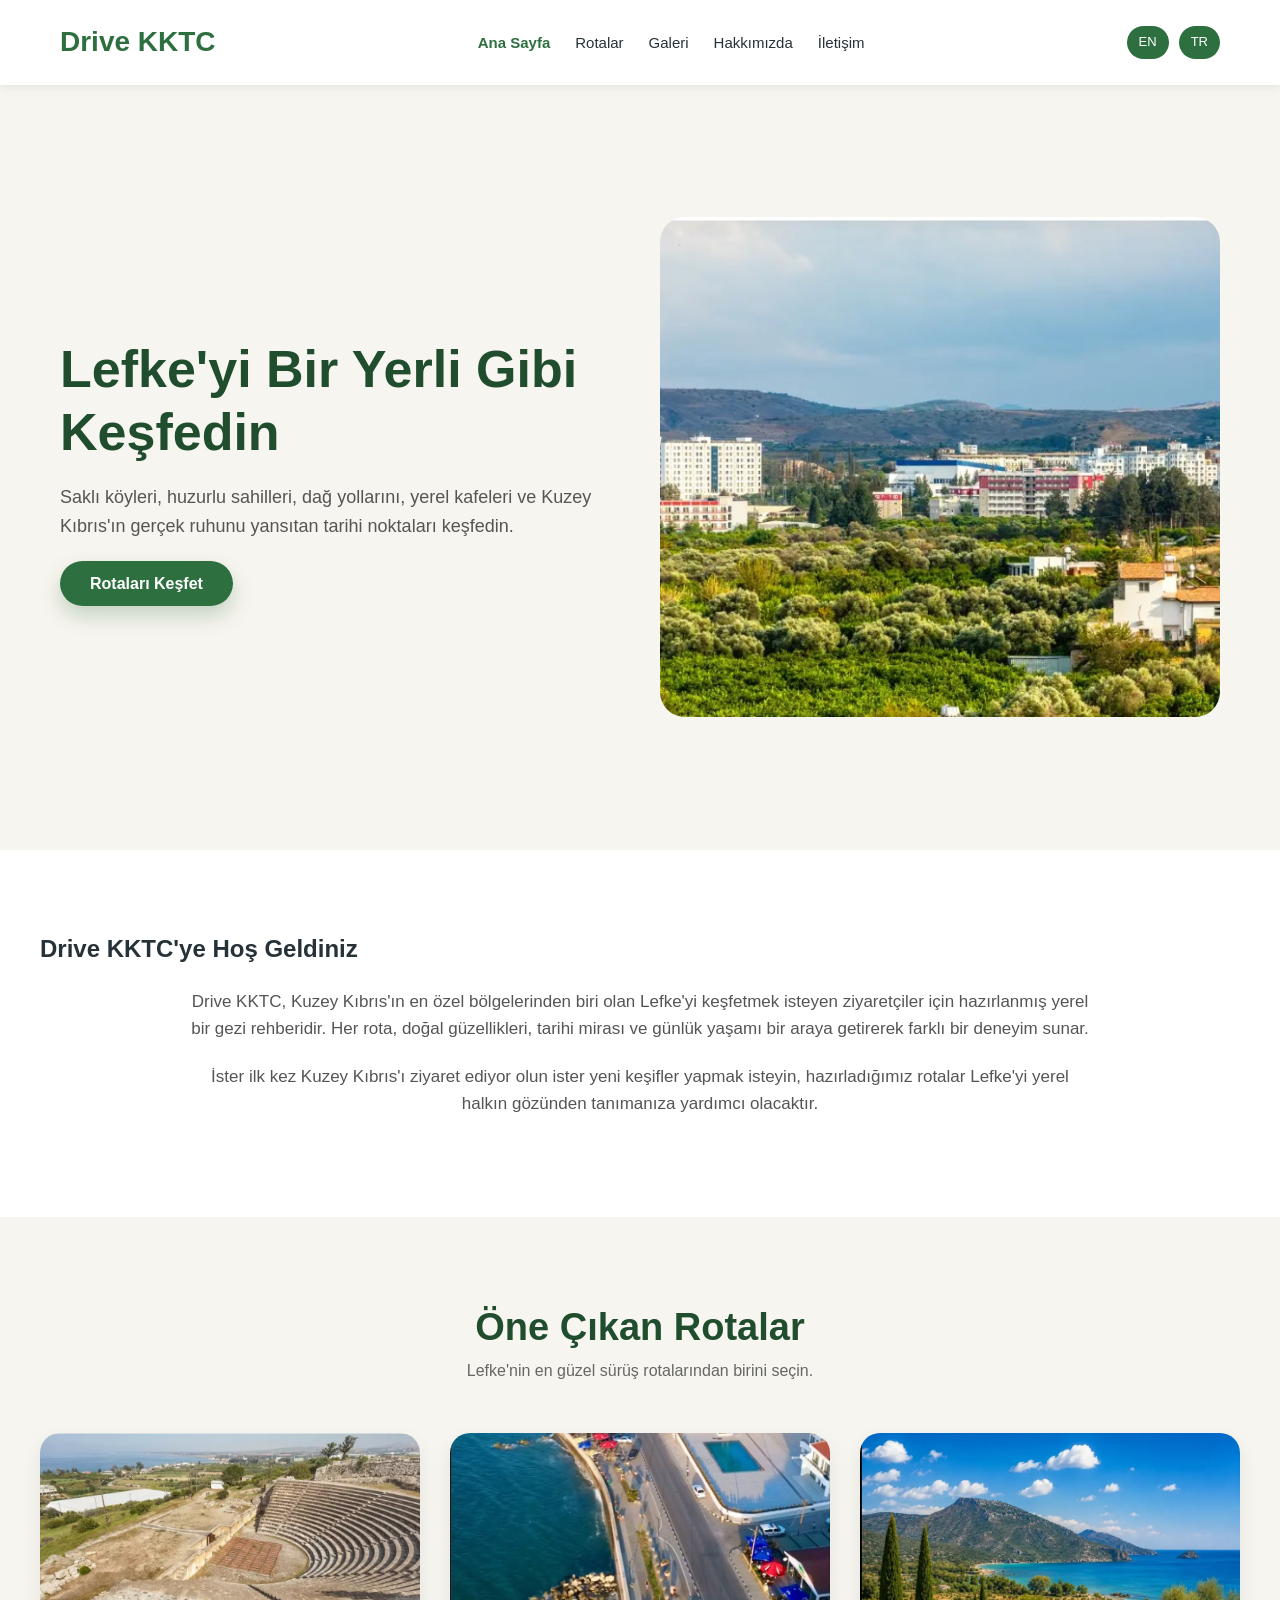
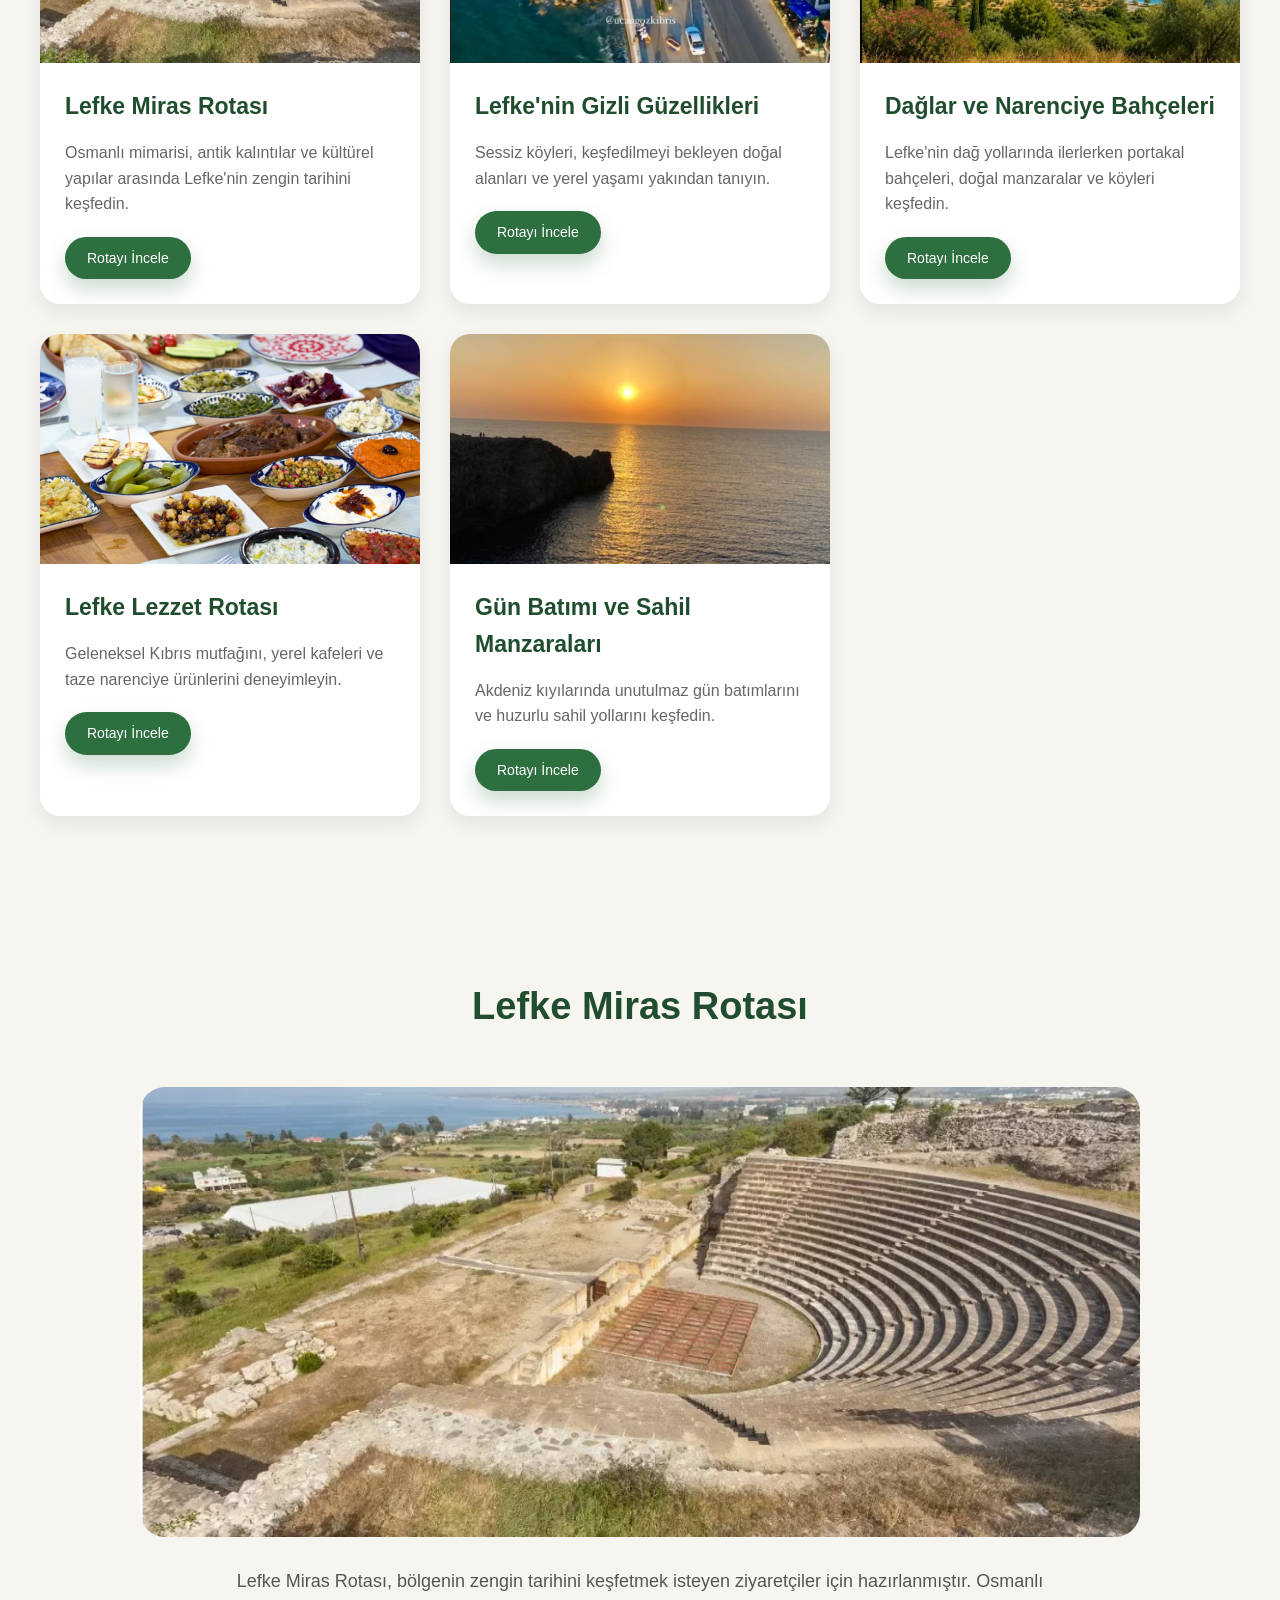
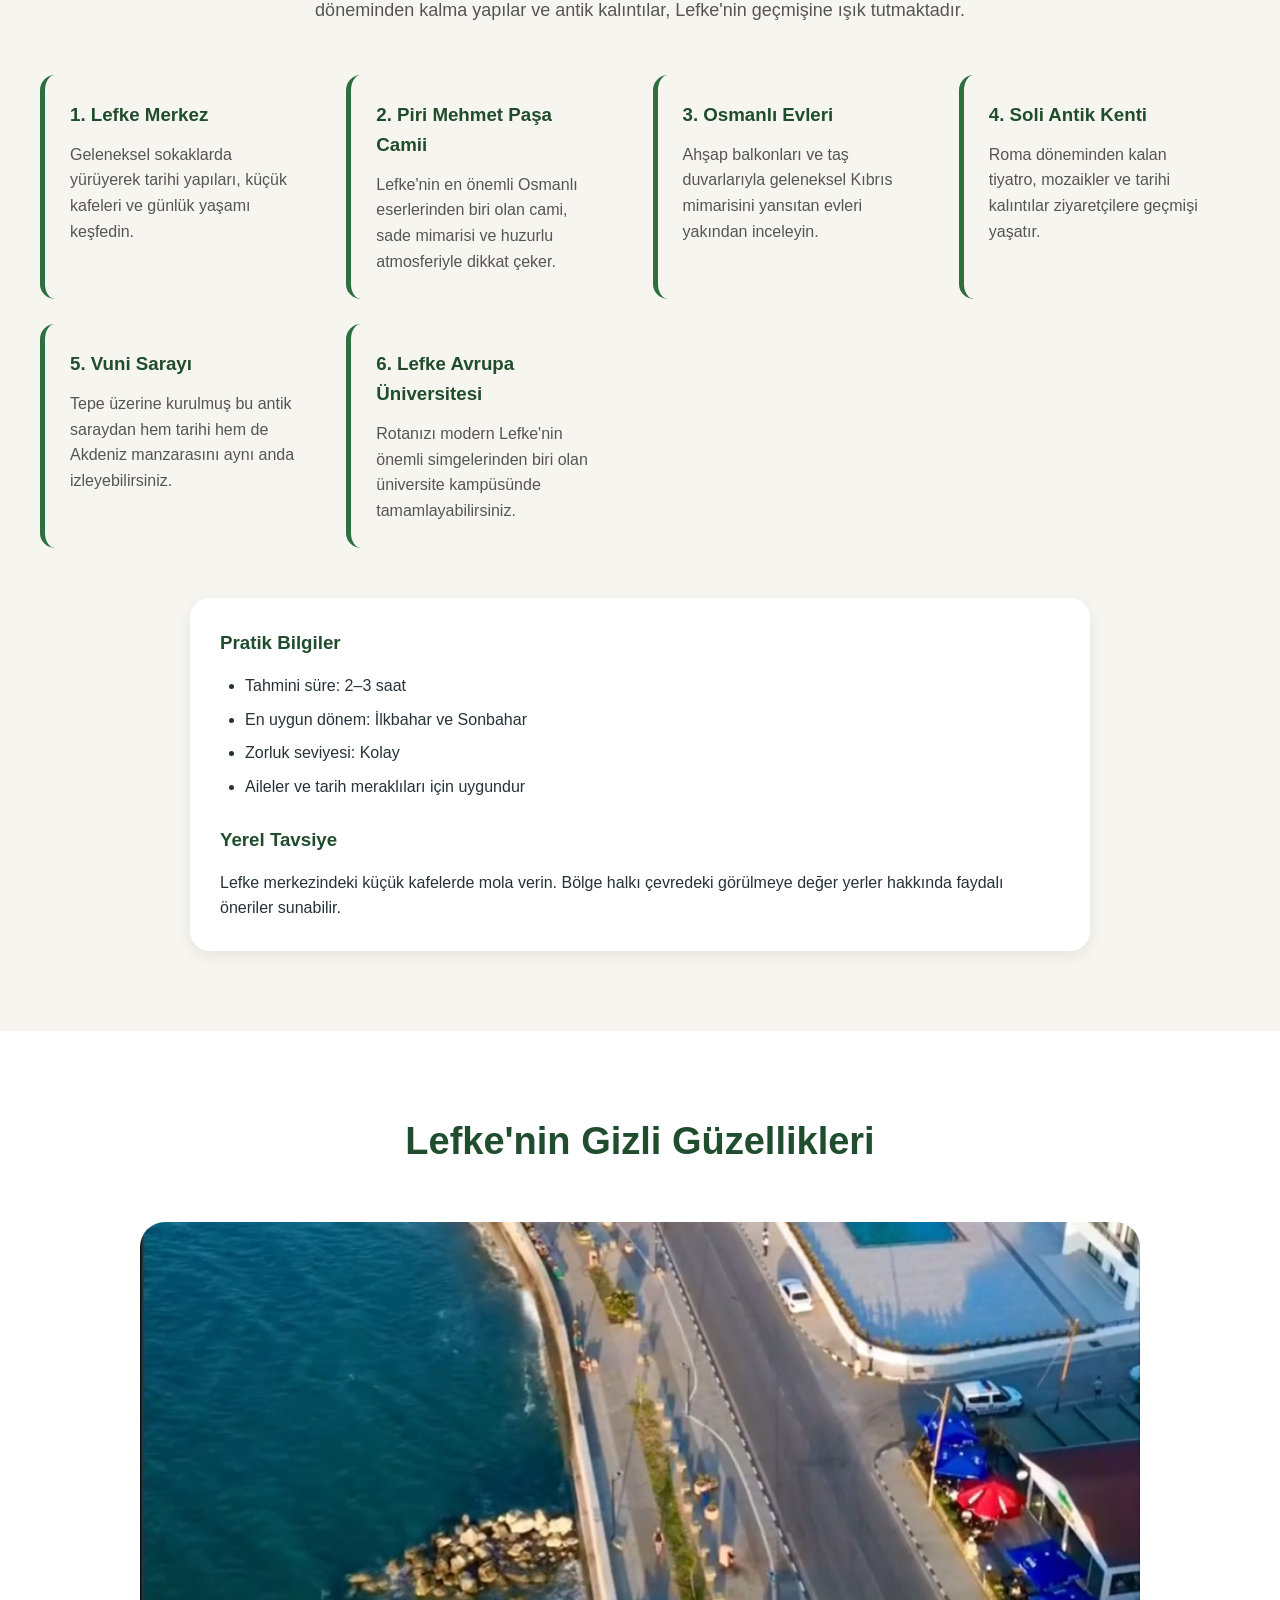
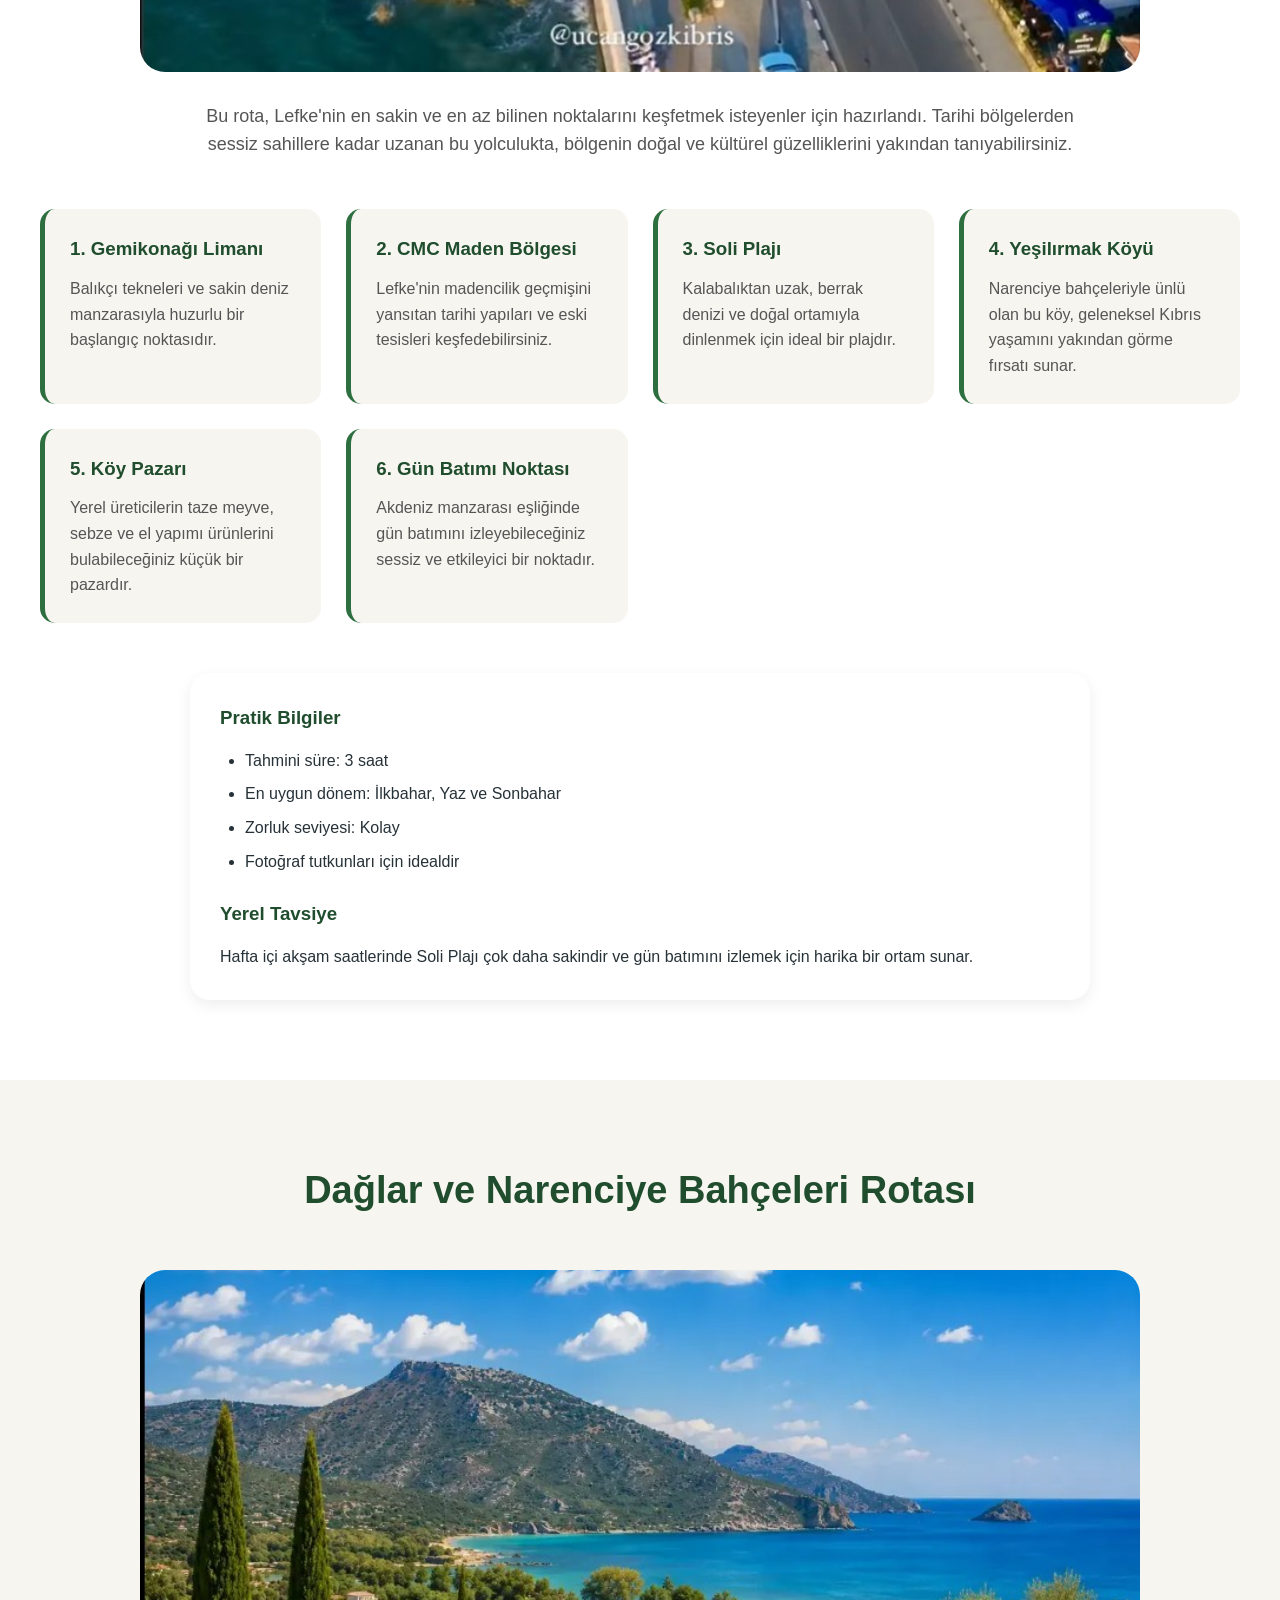
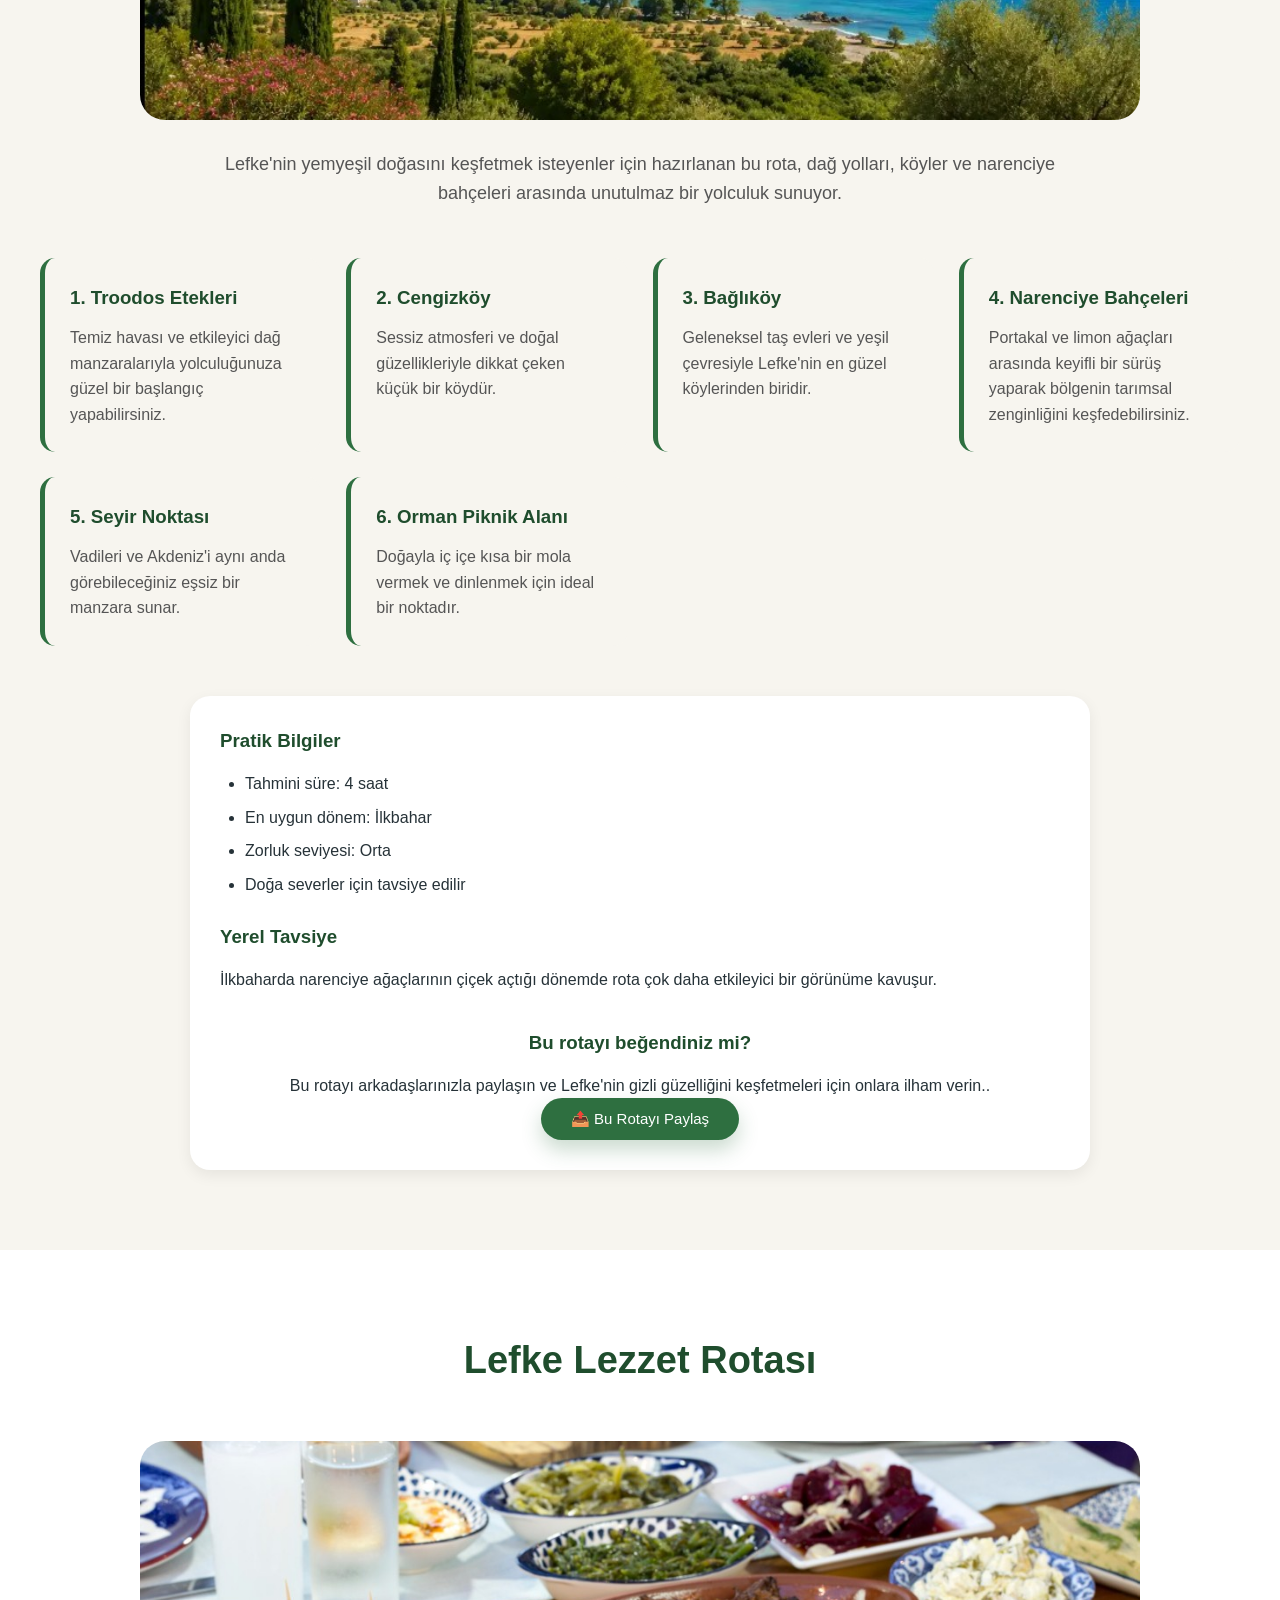
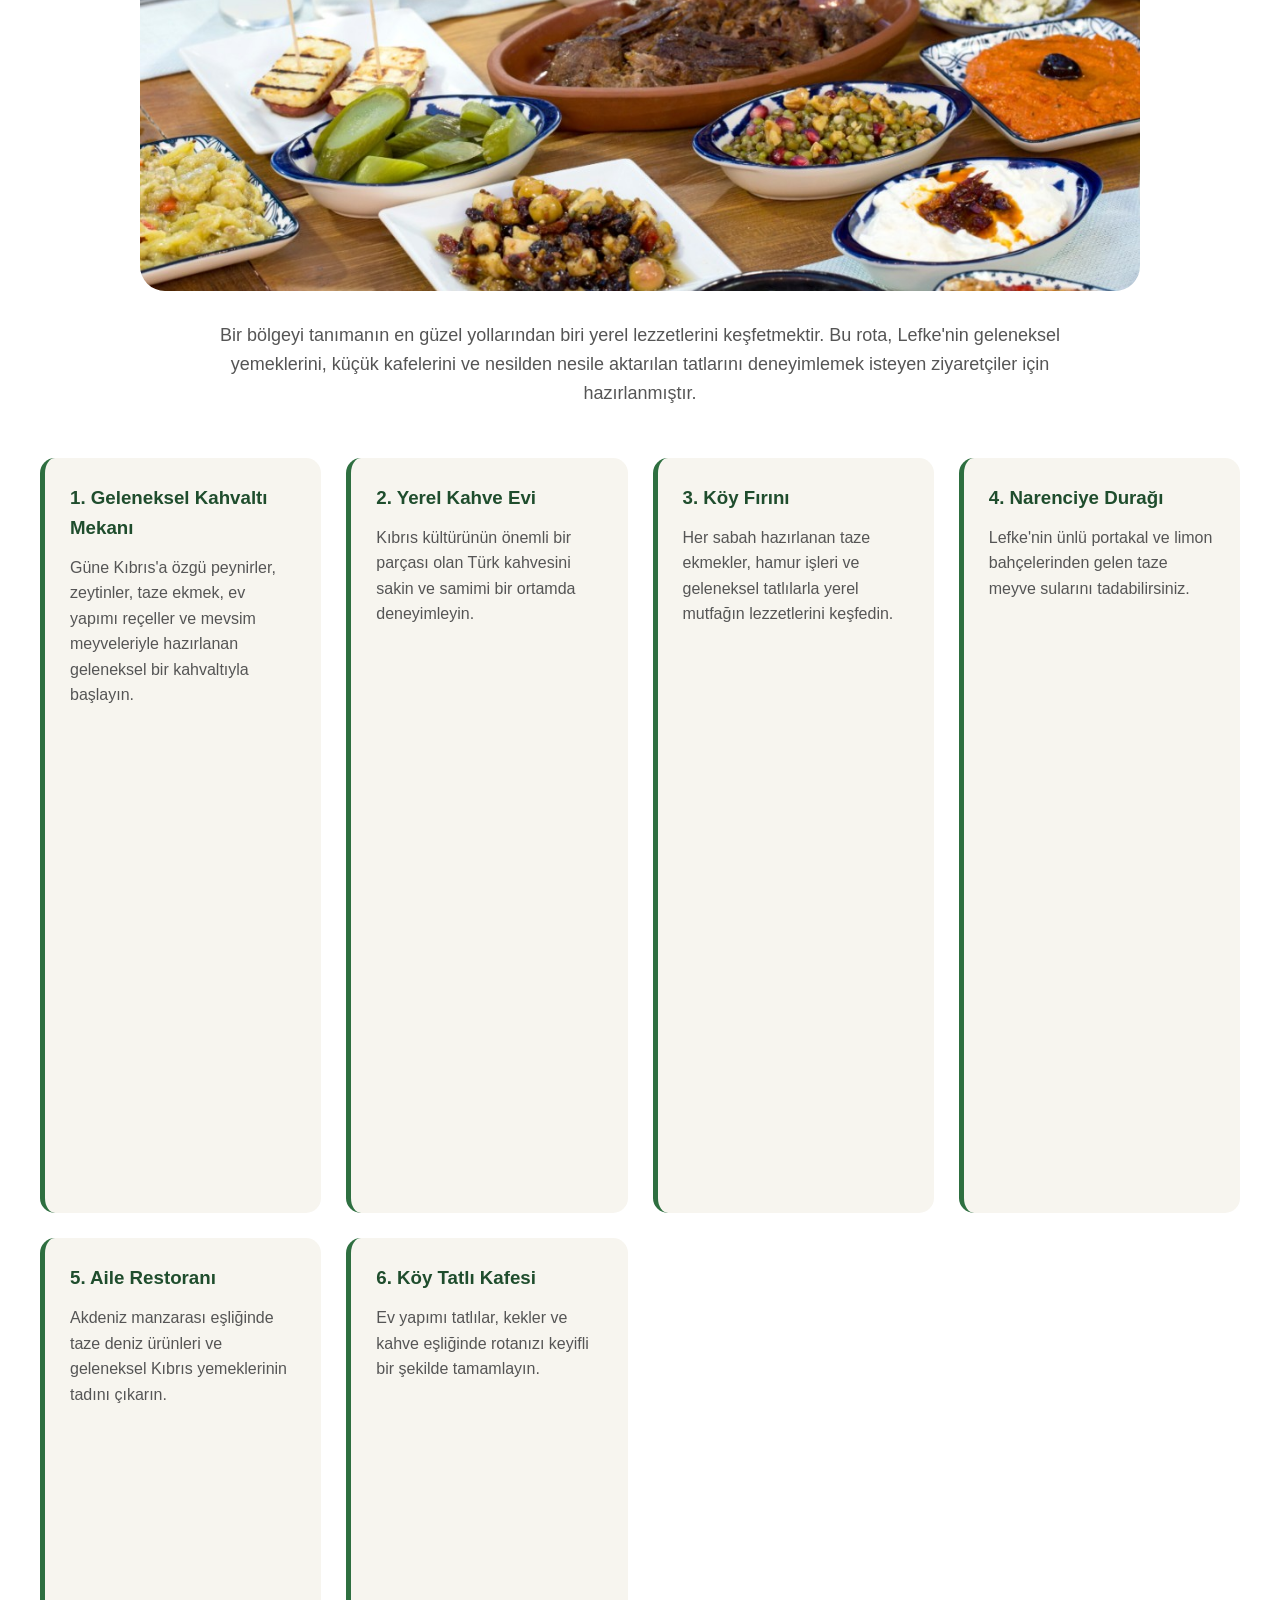
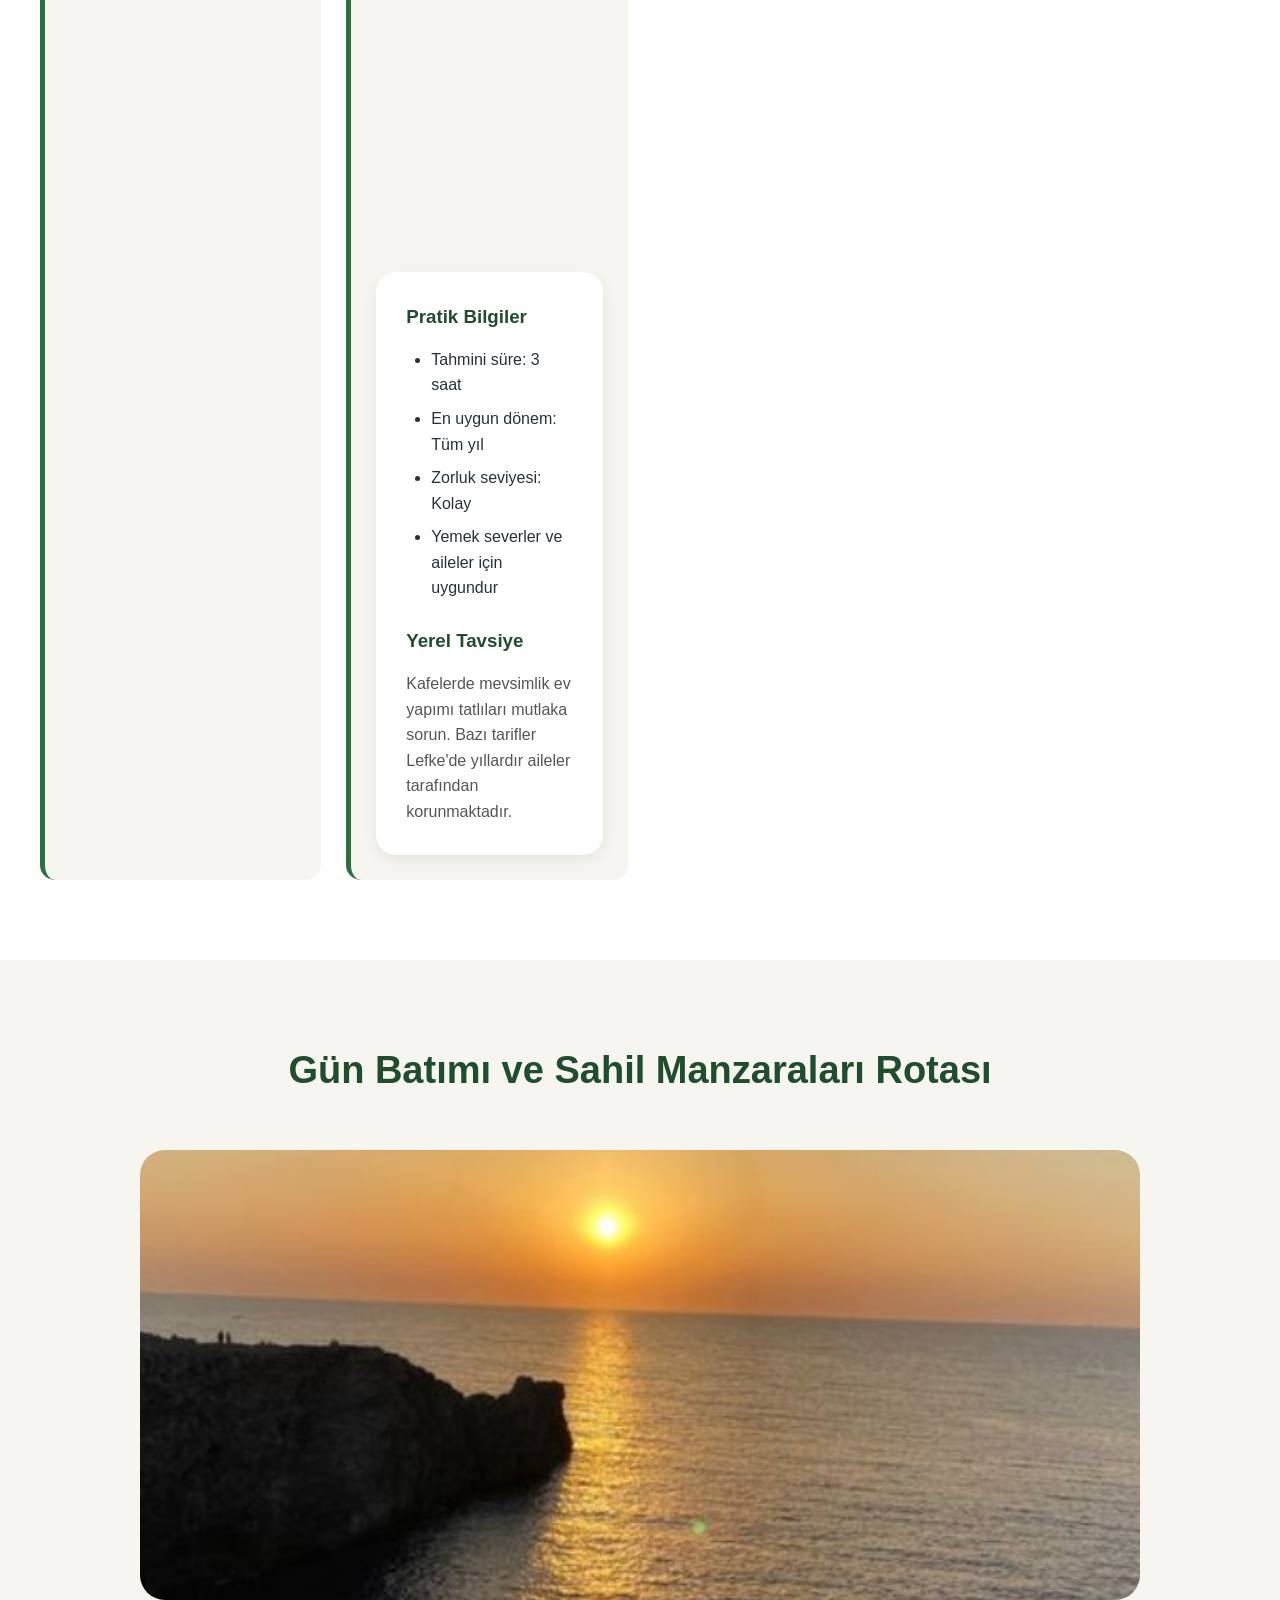
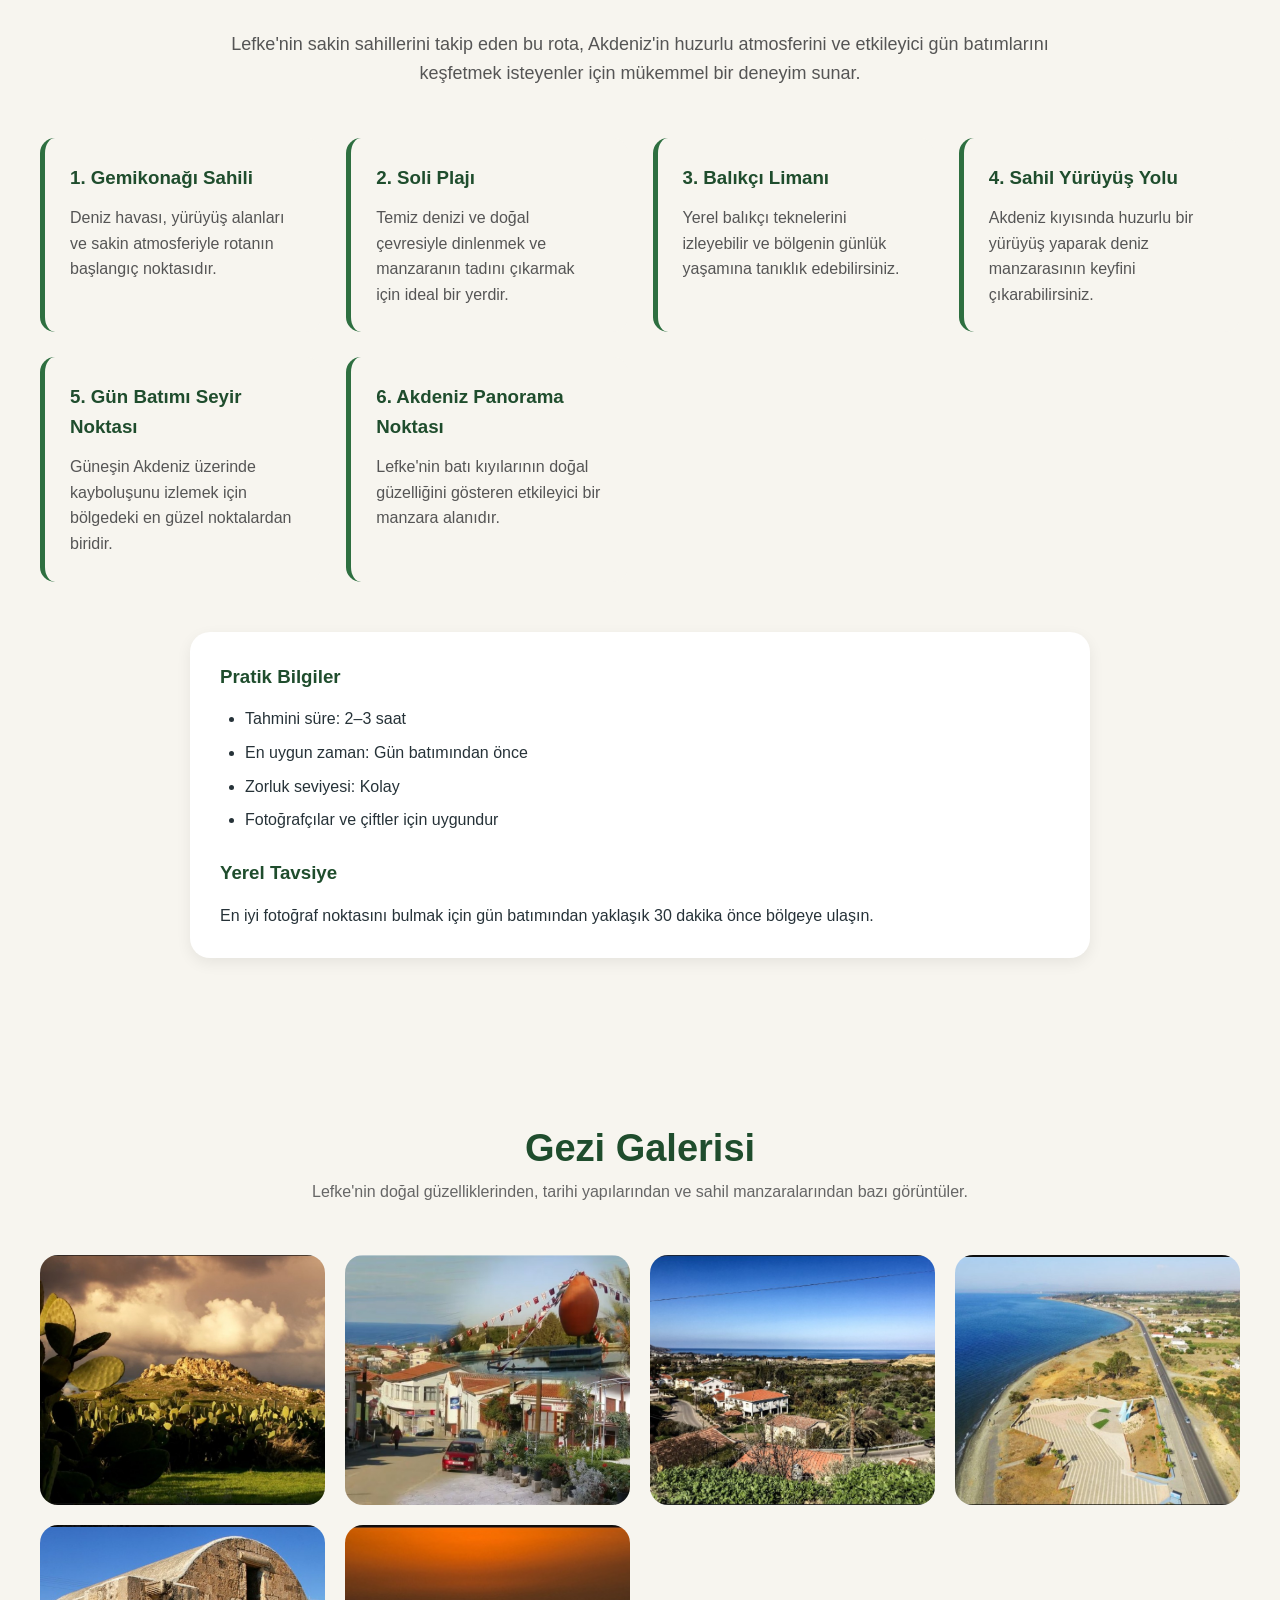
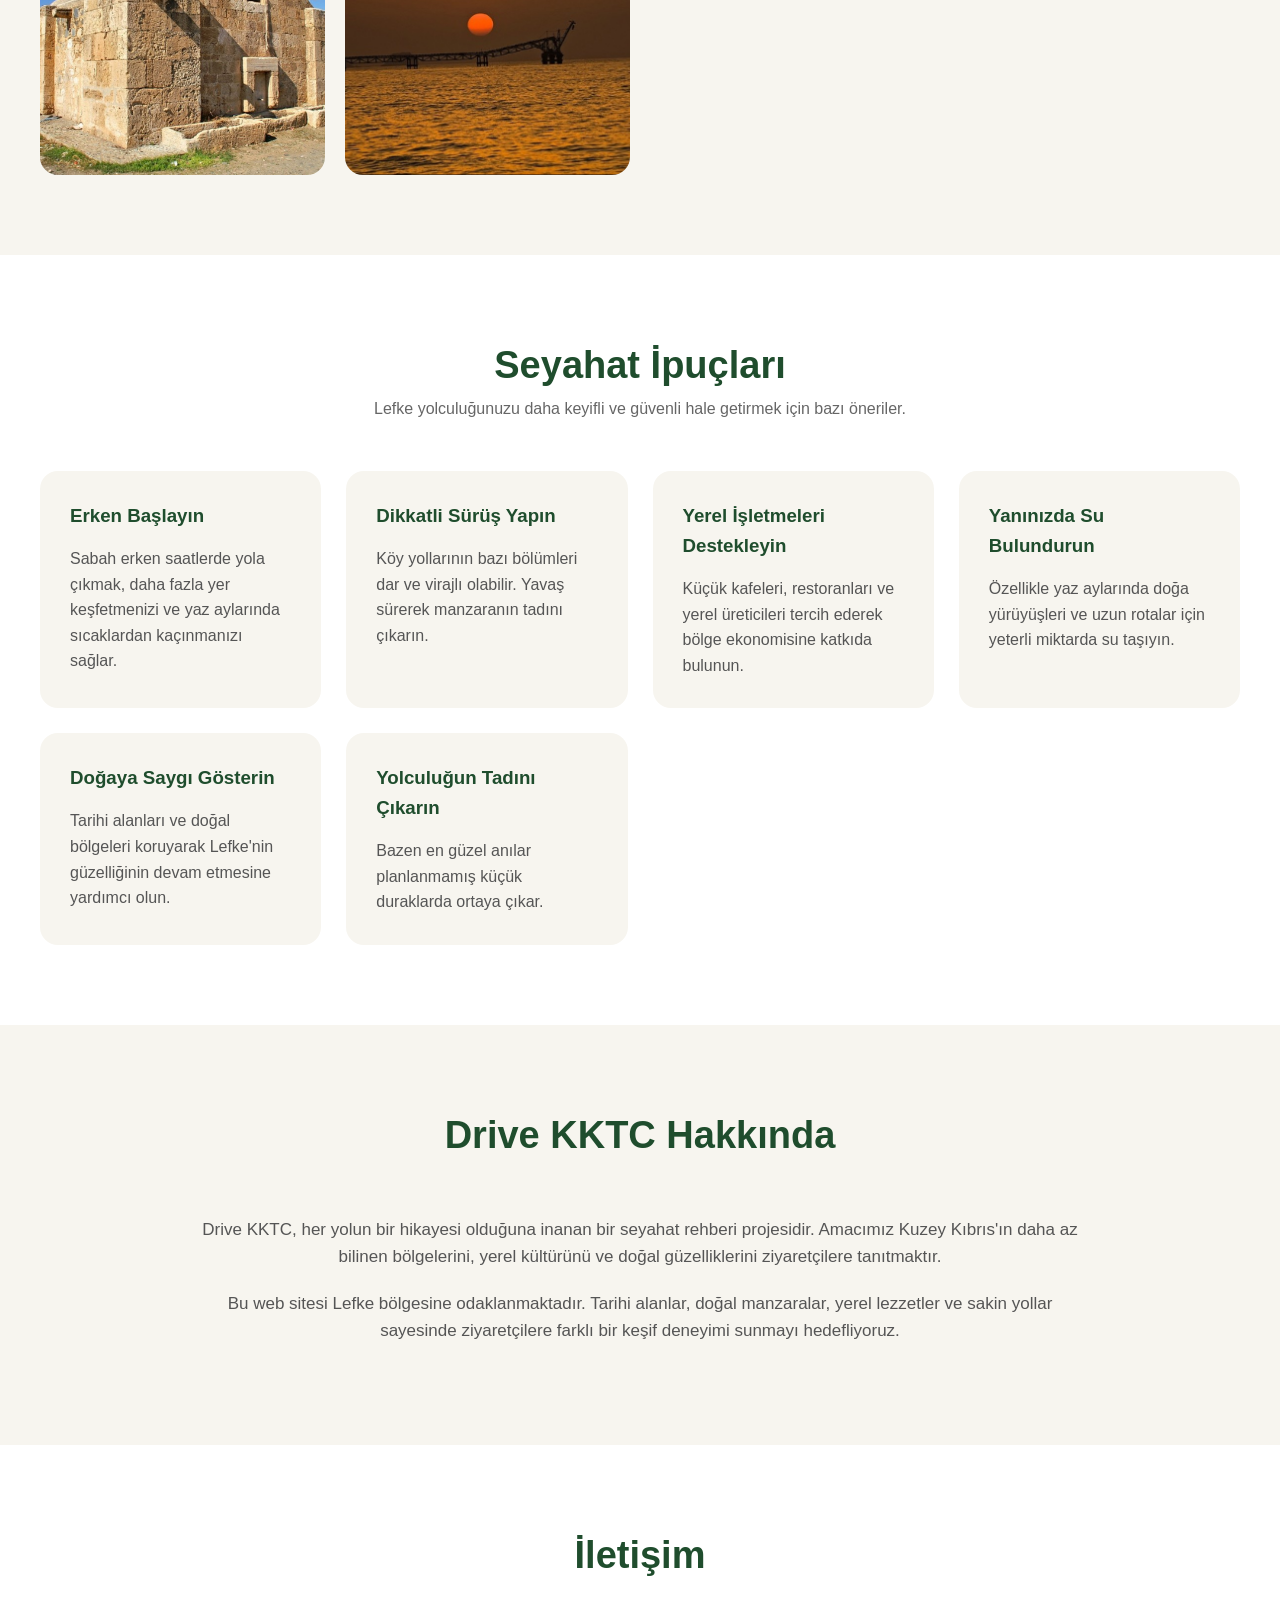
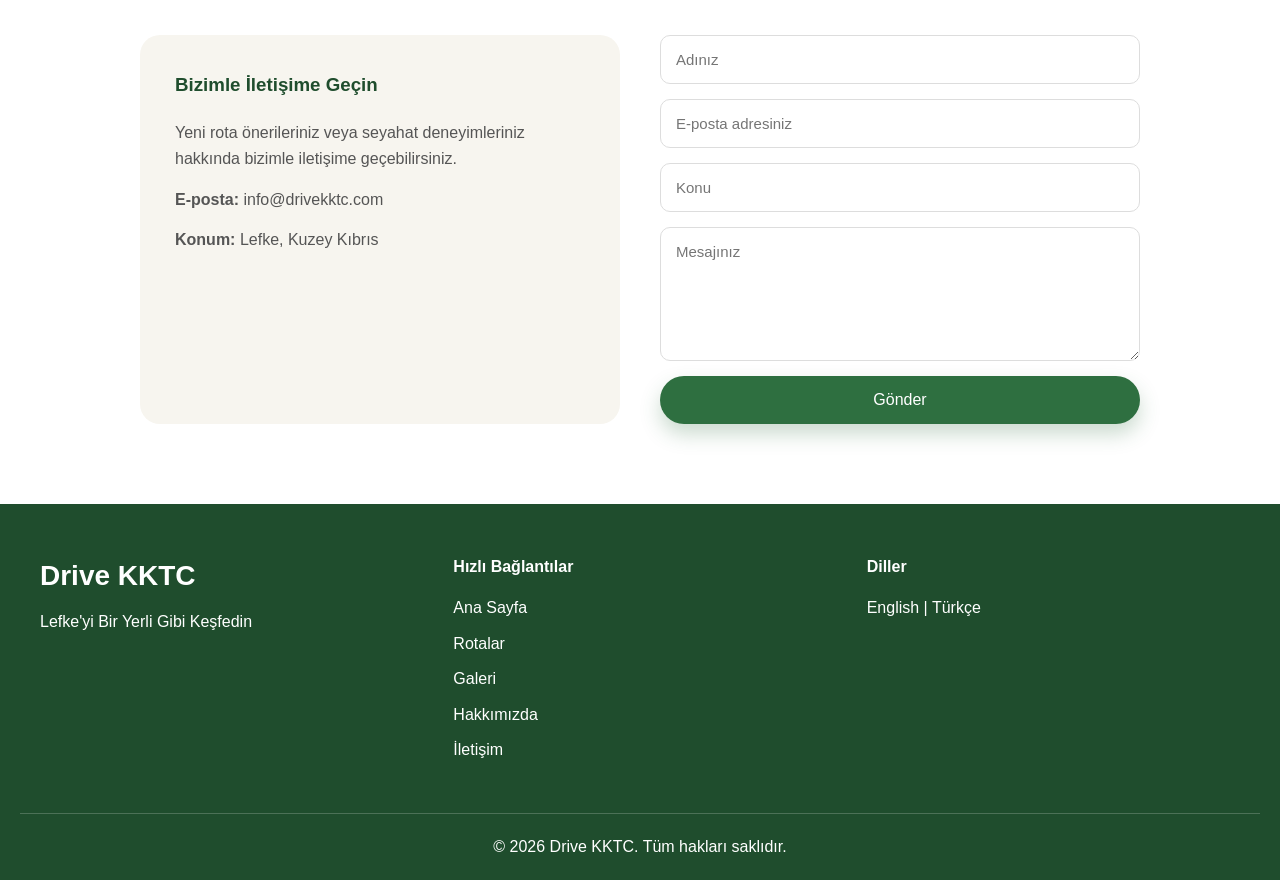
<file: tr/index.html>
<!DOCTYPE html>
<html lang="tr">

<head>

    <meta charset="UTF-8">

    <meta name="viewport" content="width=device-width, initial-scale=1.0">

    <title>Drive KKTC | Lefke'yi Bir Yerli Gibi Keşfedin</title>

    <meta name="description"
        content="Kuzey Kıbrıs'ın saklı güzelliklerini keşfedin. Lefke'nin tarihi köylerini, sahil rotalarını, doğal manzaralarını ve yerel yaşamını Drive KKTC ile deneyimleyin.">

    <meta name="keywords"
        content="Drive KKTC, Lefke gezi rehberi, Kuzey Kıbrıs, Lefke rotaları, Lefke gezilecek yerler, Kıbrıs turizm">

    <meta name="author" content="Drive KKTC">

    <meta property="og:title" content="Drive KKTC | Lefke'yi Bir Yerli Gibi Keşfedin">

    <meta property="og:description"
        content="Lefke'nin doğal güzelliklerini, tarihi mekanlarını ve yerel kültürünü keşfetmek için hazırlanan sürüş rotaları.">

    <meta property="og:type" content="website">

    <meta property="og:image" content="../images/hero/hero.jpg">

    <link rel="canonical" href="https://awadhijustine.github.io/drive-kktc/tr/">

<link rel="alternate" hreflang="en" href="https://awadhijustine.github.io/drive-kktc/">

<link rel="alternate" hreflang="tr" href="https://awadhijustine.github.io/drive-kktc/tr/">

<link rel="alternate" hreflang="x-default" href="https://awadhijustine.github.io/drive-kktc/">

    <link rel="icon" href="../favicon.ico" type="image/x-icon">

    <link rel="stylesheet" href="../css/style.css">

</head>

<body>

<header>

<nav class="navbar">

<div class="logo">

<a href="../index.html">

Drive KKTC

</a>

</div>

<ul class="nav-links">

<li><a href="#home">Ana Sayfa</a></li>

<li><a href="#routes">Rotalar</a></li>

<li><a href="#gallery">Galeri</a></li>

<li><a href="#about">Hakkımızda</a></li>

<li><a href="#contact">İletişim</a></li>

</ul>

<div class="language-menu">

<a href="../index.html">EN</a>

<a href="index.html">TR</a>

</div>

<div class="menu-toggle">

☰

</div>

</nav>

</header>

<main>

<section id="home" class="hero">

<div class="hero-content">

<h1>

Lefke'yi Bir Yerli Gibi Keşfedin

</h1>

<p>

Saklı köyleri, huzurlu sahilleri, dağ yollarını, yerel kafeleri ve Kuzey Kıbrıs'ın gerçek ruhunu yansıtan tarihi noktaları keşfedin.

</p>

<a href="#routes" class="btn-primary">

Rotaları Keşfet

</a>

</div>

<div class="hero-image">

<img src="../images/hero/hero.jpg"
alt="Lefke manzarası">

</div>

</section>

<section class="intro">

<div class="container">

<h2>

Drive KKTC'ye Hoş Geldiniz

</h2>

<p>

Drive KKTC, Kuzey Kıbrıs'ın en özel bölgelerinden biri olan Lefke'yi keşfetmek isteyen ziyaretçiler için hazırlanmış yerel bir gezi rehberidir. Her rota, doğal güzellikleri, tarihi mirası ve günlük yaşamı bir araya getirerek farklı bir deneyim sunar.

</p>

<p>

İster ilk kez Kuzey Kıbrıs'ı ziyaret ediyor olun ister yeni keşifler yapmak isteyin, hazırladığımız rotalar Lefke'yi yerel halkın gözünden tanımanıza yardımcı olacaktır.

</p>

</div>

</section>

<section id="routes">

<div class="section-title">

<h2>

Öne Çıkan Rotalar

</h2>

<p>

Lefke'nin en güzel sürüş rotalarından birini seçin.

</p>

</div>

<div class="route-grid">

<div class="route-card">

    <img src="../images/routes/heritage.jpg"
        alt="Lefke Miras Rotası">

    <div class="route-content">

        <h3>Lefke Miras Rotası</h3>

        <p>

            Osmanlı mimarisi, antik kalıntılar ve kültürel yapılar arasında
            Lefke'nin zengin tarihini keşfedin.

        </p>

        <a href="#heritage-route" class="btn-route">

            Rotayı İncele

        </a>

    </div>

</div>

<div class="route-card">

    <img src="../images/routes/hidden-gems.jpg"
        alt="Lefke'nin Gizli Güzellikleri">

    <div class="route-content">

        <h3>Lefke'nin Gizli Güzellikleri</h3>

        <p>

            Sessiz köyleri, keşfedilmeyi bekleyen doğal alanları ve
            yerel yaşamı yakından tanıyın.

        </p>

        <a href="#hidden-route" class="btn-route">

            Rotayı İncele

        </a>

    </div>

</div>

<div class="route-card">

    <img src="../images/routes/nature.jpg"
        alt="Dağlar ve Narenciye Bahçeleri">

    <div class="route-content">

        <h3>Dağlar ve Narenciye Bahçeleri</h3>

        <p>

            Lefke'nin dağ yollarında ilerlerken portakal bahçeleri,
            doğal manzaralar ve köyleri keşfedin.

        </p>

        <a href="#nature-route" class="btn-route">

            Rotayı İncele

        </a>

    </div>

</div>

<div class="route-card">

    <img src="../images/routes/food.jpg"
        alt="Lefke Lezzet Rotası">

    <div class="route-content">

        <h3>Lefke Lezzet Rotası</h3>

        <p>

            Geleneksel Kıbrıs mutfağını, yerel kafeleri ve
            taze narenciye ürünlerini deneyimleyin.

        </p>

        <a href="#food-route" class="btn-route">

            Rotayı İncele

        </a>

    </div>

</div>

<div class="route-card">

    <img src="../images/routes/sunset.jpg"
        alt="Gün Batımı ve Sahil Manzaraları">

    <div class="route-content">

        <h3>Gün Batımı ve Sahil Manzaraları</h3>

        <p>

            Akdeniz kıyılarında unutulmaz gün batımlarını ve
            huzurlu sahil yollarını keşfedin.

        </p>

        <a href="#sunset-route" class="btn-route">

            Rotayı İncele

        </a>

    </div>

</div>

</div>

</section>

<section id="heritage-route" class="route-section">

<div class="container">

<div class="section-title">

<h2>

Lefke Miras Rotası

</h2>

</div>

<img src="../images/routes/heritage.jpg"
class="route-banner"
alt="Lefke Miras Rotası">

<p class="route-intro">

Lefke Miras Rotası, bölgenin zengin tarihini keşfetmek isteyen ziyaretçiler için hazırlanmıştır. Osmanlı döneminden kalma yapılar ve antik kalıntılar, Lefke'nin geçmişine ışık tutmaktadır.

</p>

<div class="stops">

<div class="stop-card">

<h3>1. Lefke Merkez</h3>

<p>

Geleneksel sokaklarda yürüyerek tarihi yapıları, küçük kafeleri ve günlük yaşamı keşfedin.

</p>

</div>

<div class="stop-card">

<h3>2. Piri Mehmet Paşa Camii</h3>

<p>

Lefke'nin en önemli Osmanlı eserlerinden biri olan cami, sade mimarisi ve huzurlu atmosferiyle dikkat çeker.

</p>

</div>

<div class="stop-card">

<h3>3. Osmanlı Evleri</h3>

<p>

Ahşap balkonları ve taş duvarlarıyla geleneksel Kıbrıs mimarisini yansıtan evleri yakından inceleyin.

</p>

</div>

<div class="stop-card">

<h3>4. Soli Antik Kenti</h3>

<p>

Roma döneminden kalan tiyatro, mozaikler ve tarihi kalıntılar ziyaretçilere geçmişi yaşatır.

</p>

</div>

<div class="stop-card">

<h3>5. Vuni Sarayı</h3>

<p>

Tepe üzerine kurulmuş bu antik saraydan hem tarihi hem de Akdeniz manzarasını aynı anda izleyebilirsiniz.

</p>

</div>

<div class="stop-card">

<h3>6. Lefke Avrupa Üniversitesi</h3>

<p>

Rotanızı modern Lefke'nin önemli simgelerinden biri olan üniversite kampüsünde tamamlayabilirsiniz.

</p>

</div>

</div>

<div class="route-info">

<h3>Pratik Bilgiler</h3>

<ul>

<li>Tahmini süre: 2–3 saat</li>

<li>En uygun dönem: İlkbahar ve Sonbahar</li>

<li>Zorluk seviyesi: Kolay</li>

<li>Aileler ve tarih meraklıları için uygundur</li>

</ul>

<h3>Yerel Tavsiye</h3>

<p>

Lefke merkezindeki küçük kafelerde mola verin. Bölge halkı çevredeki görülmeye değer yerler hakkında faydalı öneriler sunabilir.

</p>

</div>

</div>

</section>

<section id="hidden-route" class="route-section">

<div class="container">

<div class="section-title">

<h2>

Lefke'nin Gizli Güzellikleri

</h2>

</div>

<img src="../images/routes/hidden-gems.jpg"
class="route-banner"
alt="Lefke'nin Gizli Güzellikleri">

<p class="route-intro">

Bu rota, Lefke'nin en sakin ve en az bilinen noktalarını keşfetmek isteyenler için hazırlandı. Tarihi bölgelerden sessiz sahillere kadar uzanan bu yolculukta, bölgenin doğal ve kültürel güzelliklerini yakından tanıyabilirsiniz.

</p>

<div class="stops">

<div class="stop-card">

<h3>1. Gemikonağı Limanı</h3>

<p>

Balıkçı tekneleri ve sakin deniz manzarasıyla huzurlu bir başlangıç noktasıdır.

</p>

</div>

<div class="stop-card">

<h3>2. CMC Maden Bölgesi</h3>

<p>

Lefke'nin madencilik geçmişini yansıtan tarihi yapıları ve eski tesisleri keşfedebilirsiniz.

</p>

</div>

<div class="stop-card">

<h3>3. Soli Plajı</h3>

<p>

Kalabalıktan uzak, berrak denizi ve doğal ortamıyla dinlenmek için ideal bir plajdır.

</p>

</div>

<div class="stop-card">

<h3>4. Yeşilırmak Köyü</h3>

<p>

Narenciye bahçeleriyle ünlü olan bu köy, geleneksel Kıbrıs yaşamını yakından görme fırsatı sunar.

</p>

</div>

<div class="stop-card">

<h3>5. Köy Pazarı</h3>

<p>

Yerel üreticilerin taze meyve, sebze ve el yapımı ürünlerini bulabileceğiniz küçük bir pazardır.

</p>

</div>

<div class="stop-card">

<h3>6. Gün Batımı Noktası</h3>

<p>

Akdeniz manzarası eşliğinde gün batımını izleyebileceğiniz sessiz ve etkileyici bir noktadır.

</p>

</div>

</div>

<div class="route-info">

<h3>Pratik Bilgiler</h3>

<ul>

<li>Tahmini süre: 3 saat</li>

<li>En uygun dönem: İlkbahar, Yaz ve Sonbahar</li>

<li>Zorluk seviyesi: Kolay</li>

<li>Fotoğraf tutkunları için idealdir</li>

</ul>

<h3>Yerel Tavsiye</h3>

<p>

Hafta içi akşam saatlerinde Soli Plajı çok daha sakindir ve gün batımını izlemek için harika bir ortam sunar.

</p>

</div>

</div>

</section>

<section id="nature-route" class="route-section">

<div class="container">

<div class="section-title">

<h2>

Dağlar ve Narenciye Bahçeleri Rotası

</h2>

</div>

<img src="../images/routes/nature.jpg"
class="route-banner"
alt="Dağlar ve Narenciye Bahçeleri">

<p class="route-intro">

Lefke'nin yemyeşil doğasını keşfetmek isteyenler için hazırlanan bu rota, dağ yolları, köyler ve narenciye bahçeleri arasında unutulmaz bir yolculuk sunuyor.

</p>

<div class="stops">

<div class="stop-card">

<h3>1. Troodos Etekleri</h3>

<p>

Temiz havası ve etkileyici dağ manzaralarıyla yolculuğunuza güzel bir başlangıç yapabilirsiniz.

</p>

</div>

<div class="stop-card">

<h3>2. Cengizköy</h3>

<p>

Sessiz atmosferi ve doğal güzellikleriyle dikkat çeken küçük bir köydür.

</p>

</div>

<div class="stop-card">

<h3>3. Bağlıköy</h3>

<p>

Geleneksel taş evleri ve yeşil çevresiyle Lefke'nin en güzel köylerinden biridir.

</p>

</div>

<div class="stop-card">

<h3>4. Narenciye Bahçeleri</h3>

<p>

Portakal ve limon ağaçları arasında keyifli bir sürüş yaparak bölgenin tarımsal zenginliğini keşfedebilirsiniz.

</p>

</div>

<div class="stop-card">

<h3>5. Seyir Noktası</h3>

<p>

Vadileri ve Akdeniz'i aynı anda görebileceğiniz eşsiz bir manzara sunar.

</p>

</div>

<div class="stop-card">

<h3>6. Orman Piknik Alanı</h3>

<p>

Doğayla iç içe kısa bir mola vermek ve dinlenmek için ideal bir noktadır.

</p>

</div>

</div>

<div class="route-info">

<h3>Pratik Bilgiler</h3>

<ul>

<li>Tahmini süre: 4 saat</li>

<li>En uygun dönem: İlkbahar</li>

<li>Zorluk seviyesi: Orta</li>

<li>Doğa severler için tavsiye edilir</li>

</ul>

<h3>Yerel Tavsiye</h3>

<p>

İlkbaharda narenciye ağaçlarının çiçek açtığı dönemde rota çok daha etkileyici bir görünüme kavuşur.

</p>

<div class="share-box">

    <h3>Bu rotayı beğendiniz mi?</h3>

    <p>

        Bu rotayı arkadaşlarınızla paylaşın ve Lefke'nin gizli güzelliğini keşfetmeleri için onlara ilham verin..

    </p>

    <button class="share-button">

        📤 Bu Rotayı Paylaş

    </button>

</div>

</div>

</div>

</section>

<section id="food-route" class="route-section">

<div class="container">

<div class="section-title">

<h2>

Lefke Lezzet Rotası

</h2>

</div>

<img src="../images/routes/food.jpg"
class="route-banner"
alt="Lefke Lezzet Rotası">

<p class="route-intro">

Bir bölgeyi tanımanın en güzel yollarından biri yerel lezzetlerini keşfetmektir. Bu rota, Lefke'nin geleneksel yemeklerini, küçük kafelerini ve nesilden nesile aktarılan tatlarını deneyimlemek isteyen ziyaretçiler için hazırlanmıştır.

</p>

<div class="stops">

<div class="stop-card">

<h3>1. Geleneksel Kahvaltı Mekanı</h3>

<p>

Güne Kıbrıs'a özgü peynirler, zeytinler, taze ekmek, ev yapımı reçeller ve mevsim meyveleriyle hazırlanan geleneksel bir kahvaltıyla başlayın.

</p>
<div class="map-container">

<iframe

src="https://www.google.com/maps/embed?pb=!1m18!1m12!1m3!1d3262.5840399205736!2d32.81866377429617!3d35.1420524594067!2m3!1f0!2f0!3f0!3m2!1i1024!2i768!4f13.1!3m3!1m2!1s0x14e7596025701eb7%3A0xac659cea6acfab9e!2sErta%C5%9F%20Garden%20Cafe!5e0!3m2!1sen!2s!4v1784264854455!5m2!1sen!2s"
loading="lazy"
            allowfullscreen>

</iframe>

</div>

</div>


<div class="stop-card">

<h3>2. Yerel Kahve Evi</h3>

<p>

Kıbrıs kültürünün önemli bir parçası olan Türk kahvesini sakin ve samimi bir ortamda deneyimleyin.

</p>
<div class="map-container">

<iframe

src="https://www.google.com/maps/embed?pb=!1m18!1m12!1m3!1d3262.5840399205736!2d32.81866377429617!3d35.1420524594067!2m3!1f0!2f0!3f0!3m2!1i1024!2i768!4f13.1!3m3!1m2!1s0x14e7596025701eb7%3A0xac659cea6acfab9e!2sErta%C5%9F%20Garden%20Cafe!5e0!3m2!1sen!2s!4v1784264854455!5m2!1sen!2s"
loading="lazy"
            allowfullscreen>

</iframe>

</div>

</div>


<div class="stop-card">

<h3>3. Köy Fırını</h3>

<p>

Her sabah hazırlanan taze ekmekler, hamur işleri ve geleneksel tatlılarla yerel mutfağın lezzetlerini keşfedin.

</p>
<div class="map-container">

<iframe

src="https://www.google.com/maps/embed?pb=!1m18!1m12!1m3!1d26100.660227258886!2d32.80063901131497!3d35.14209016938311!2m3!1f0!2f0!3f0!3m2!1i1024!2i768!4f13.1!3m3!1m2!1s0x14e758e9b1001b23%3A0x9022f66301875c08!2sSahil%20Pastanesi!5e0!3m2!1sen!2s!4v1784266453971!5m2!1sen!2s"
loading="lazy"
            allowfullscreen>

</iframe>

</div>

</div>


<div class="stop-card">

<h3>4. Narenciye Durağı</h3>

<p>

Lefke'nin ünlü portakal ve limon bahçelerinden gelen taze meyve sularını tadabilirsiniz.

</p>
<div class="map-container">

<iframe

src="https://www.google.com/maps/embed?pb=!1m18!1m12!1m3!1d3262.5840399205736!2d32.81866377429617!3d35.1420524594067!2m3!1f0!2f0!3f0!3m2!1i1024!2i768!4f13.1!3m3!1m2!1s0x14e7596025701eb7%3A0xac659cea6acfab9e!2sErta%C5%9F%20Garden%20Cafe!5e0!3m2!1sen!2s!4v1784264854455!5m2!1sen!2s"
loading="lazy"
            allowfullscreen>

</iframe>

</div>

</div>


<div class="stop-card">

<h3>5. Aile Restoranı</h3>

<p>

Akdeniz manzarası eşliğinde taze deniz ürünleri ve geleneksel Kıbrıs yemeklerinin tadını çıkarın.

</p>
<div class="map-container">

<iframe

src="https://www.google.com/maps/embed?pb=!1m18!1m12!1m3!1d3262.3792170855604!2d32.80173047429636!3d35.14716215912959!2m3!1f0!2f0!3f0!3m2!1i1024!2i768!4f13.1!3m3!1m2!1s0x14e75f2d8b3fbc5b%3A0xade5e16058cb5a71!2sSwan%20of%20Soli%20Fish%20Restourant!5e0!3m2!1sen!2s!4v1784266885677!5m2!1sen!2s"
loading="lazy"
            allowfullscreen>

</iframe>

</div>

</div>


<div class="stop-card">

<h3>6. Köy Tatlı Kafesi</h3>

<p>

Ev yapımı tatlılar, kekler ve kahve eşliğinde rotanızı keyifli bir şekilde tamamlayın.

</p>
<div class="map-container">
<iframe

src="https://www.google.com/maps/embed?pb=!1m18!1m12!1m3!1d52198.02413363148!2d32.76310537655878!3d35.147229729364476!2m3!1f0!2f0!3f0!3m2!1i1024!2i768!4f13.1!3m3!1m2!1s0x14e7598dc7506927%3A0x11996d3217a68e53!2sMOAR!5e0!3m2!1sen!2s!4v1784267073099!5m2!1sen!2s"
loading="lazy"
            allowfullscreen>

</iframe>

</div>





<div class="route-info">

<h3>Pratik Bilgiler</h3>

<ul>

<li>Tahmini süre: 3 saat</li>

<li>En uygun dönem: Tüm yıl</li>

<li>Zorluk seviyesi: Kolay</li>

<li>Yemek severler ve aileler için uygundur</li>

</ul>


<h3>Yerel Tavsiye</h3>

<p>

Kafelerde mevsimlik ev yapımı tatlıları mutlaka sorun. Bazı tarifler Lefke'de yıllardır aileler tarafından korunmaktadır.

</p>

</div>

</div>

</section>


<section id="sunset-route" class="route-section">

<div class="container">

<div class="section-title">

<h2>

Gün Batımı ve Sahil Manzaraları Rotası

</h2>

</div>


<img src="../images/routes/sunset.jpg"
class="route-banner"
alt="Lefke Gün Batımı ve Sahil Manzaraları">


<p class="route-intro">

Lefke'nin sakin sahillerini takip eden bu rota, Akdeniz'in huzurlu atmosferini ve etkileyici gün batımlarını keşfetmek isteyenler için mükemmel bir deneyim sunar.

</p>


<div class="stops">


<div class="stop-card">

<h3>1. Gemikonağı Sahili</h3>

<p>

Deniz havası, yürüyüş alanları ve sakin atmosferiyle rotanın başlangıç noktasıdır.

</p>

</div>


<div class="stop-card">

<h3>2. Soli Plajı</h3>

<p>

Temiz denizi ve doğal çevresiyle dinlenmek ve manzaranın tadını çıkarmak için ideal bir yerdir.

</p>

</div>


<div class="stop-card">

<h3>3. Balıkçı Limanı</h3>

<p>

Yerel balıkçı teknelerini izleyebilir ve bölgenin günlük yaşamına tanıklık edebilirsiniz.

</p>

</div>


<div class="stop-card">

<h3>4. Sahil Yürüyüş Yolu</h3>

<p>

Akdeniz kıyısında huzurlu bir yürüyüş yaparak deniz manzarasının keyfini çıkarabilirsiniz.

</p>

</div>


<div class="stop-card">

<h3>5. Gün Batımı Seyir Noktası</h3>

<p>

Güneşin Akdeniz üzerinde kayboluşunu izlemek için bölgedeki en güzel noktalardan biridir.

</p>

</div>


<div class="stop-card">

<h3>6. Akdeniz Panorama Noktası</h3>

<p>

Lefke'nin batı kıyılarının doğal güzelliğini gösteren etkileyici bir manzara alanıdır.

</p>

</div>


</div>


<div class="route-info">

<h3>Pratik Bilgiler</h3>

<ul>

<li>Tahmini süre: 2–3 saat</li>

<li>En uygun zaman: Gün batımından önce</li>

<li>Zorluk seviyesi: Kolay</li>

<li>Fotoğrafçılar ve çiftler için uygundur</li>

</ul>


<h3>Yerel Tavsiye</h3>

<p>

En iyi fotoğraf noktasını bulmak için gün batımından yaklaşık 30 dakika önce bölgeye ulaşın.

</p>


</div>

</div>

</section>


<section id="gallery">

<div class="section-title">

<h2>

Gezi Galerisi

</h2>


<p>

Lefke'nin doğal güzelliklerinden, tarihi yapılarından ve sahil manzaralarından bazı görüntüler.

</p>

</div>


<div class="gallery-grid">


<img src="../images/gallery/gallery1.jpg"
alt="Lefke manzarası">


<img src="../images/gallery/gallery2.jpg"
alt="Geleneksel köy sokağı">


<img src="../images/gallery/gallery3.jpg"
alt="Dağ yolu">


<img src="../images/gallery/gallery4.jpg"
alt="Akdeniz sahili">


<img src="../images/gallery/gallery5.jpg"
alt="Tarihi yapı">


<img src="../images/gallery/gallery6.jpg"
alt="Lefke gün batımı">


</div>


</section>

<section id="tips">

<div class="container">

<div class="section-title">

<h2>

Seyahat İpuçları

</h2>

<p>

Lefke yolculuğunuzu daha keyifli ve güvenli hale getirmek için bazı öneriler.

</p>

</div>


<div class="tips-grid">


<div class="tip-card">

<h3>Erken Başlayın</h3>

<p>

Sabah erken saatlerde yola çıkmak, daha fazla yer keşfetmenizi ve yaz aylarında sıcaklardan kaçınmanızı sağlar.

</p>

</div>


<div class="tip-card">

<h3>Dikkatli Sürüş Yapın</h3>

<p>

Köy yollarının bazı bölümleri dar ve virajlı olabilir. Yavaş sürerek manzaranın tadını çıkarın.

</p>

</div>


<div class="tip-card">

<h3>Yerel İşletmeleri Destekleyin</h3>

<p>

Küçük kafeleri, restoranları ve yerel üreticileri tercih ederek bölge ekonomisine katkıda bulunun.

</p>

</div>


<div class="tip-card">

<h3>Yanınızda Su Bulundurun</h3>

<p>

Özellikle yaz aylarında doğa yürüyüşleri ve uzun rotalar için yeterli miktarda su taşıyın.

</p>

</div>


<div class="tip-card">

<h3>Doğaya Saygı Gösterin</h3>

<p>

Tarihi alanları ve doğal bölgeleri koruyarak Lefke'nin güzelliğinin devam etmesine yardımcı olun.

</p>

</div>


<div class="tip-card">

<h3>Yolculuğun Tadını Çıkarın</h3>

<p>

Bazen en güzel anılar planlanmamış küçük duraklarda ortaya çıkar.

</p>

</div>


</div>

</div>

</section>


<section id="about">

<div class="container">


<div class="section-title">

<h2>

Drive KKTC Hakkında

</h2>

</div>


<p>

Drive KKTC, her yolun bir hikayesi olduğuna inanan bir seyahat rehberi projesidir. Amacımız Kuzey Kıbrıs'ın daha az bilinen bölgelerini, yerel kültürünü ve doğal güzelliklerini ziyaretçilere tanıtmaktır.

</p>


<p>

Bu web sitesi Lefke bölgesine odaklanmaktadır. Tarihi alanlar, doğal manzaralar, yerel lezzetler ve sakin yollar sayesinde ziyaretçilere farklı bir keşif deneyimi sunmayı hedefliyoruz.

</p>


</div>

</section>


<section id="contact">

<div class="container">


<div class="section-title">

<h2>

İletişim

</h2>

</div>


<div class="contact-container">


<div class="contact-info">


<h3>

Bizimle İletişime Geçin

</h3>


<p>

Yeni rota önerileriniz veya seyahat deneyimleriniz hakkında bizimle iletişime geçebilirsiniz.

</p>


<p>

<strong>E-posta:</strong>

info@drivekktc.com

</p>


<p>

<strong>Konum:</strong>

Lefke, Kuzey Kıbrıs

</p>


</div>



<form class="contact-form">


<input 
type="text"
placeholder="Adınız"
required>


<input
type="email"
placeholder="E-posta adresiniz"
required>


<input
type="text"
placeholder="Konu">


<textarea
rows="6"
placeholder="Mesajınız"></textarea>


<button type="submit">

Gönder

</button>


</form>


</div>


</div>


</section>


</main>


<footer>


<div class="footer-container">


<div class="footer-logo">


<h3>

Drive KKTC

</h3>


<p>

Lefke'yi Bir Yerli Gibi Keşfedin

</p>


</div>



<div class="footer-links">


<h4>

Hızlı Bağlantılar

</h4>


<ul>

<li>
<a href="#home">Ana Sayfa</a>
</li>


<li>
<a href="#routes">Rotalar</a>
</li>


<li>
<a href="#gallery">Galeri</a>
</li>


<li>
<a href="#about">Hakkımızda</a>
</li>


<li>
<a href="#contact">İletişim</a>
</li>


</ul>


</div>



<div class="footer-language">


<h4>

Diller

</h4>


<p>


<a href="../index.html">

English

</a>


|


<a href="index.html">

Türkçe

</a>


</p>


</div>


</div>



<div class="footer-bottom">


<p>

© 2026 Drive KKTC. Tüm hakları saklıdır.

</p>


</div>


</footer>



<button id="scrollTop">

↑

</button>



<script src="../js/script.js"></script>


</body>

</html>
</file>
<file: css/style.css>
* {
    margin: 0;
    padding: 0;
    box-sizing: border-box;
}


html {
    scroll-behavior: smooth;
}


body {

    font-family: Arial, Helvetica, sans-serif;
    background: #f7f5ef;
    color: #263238;
    line-height: 1.6;

}


img {

    width: 100%;
    display: block;

}


a {

    text-decoration: none;
    color: inherit;

}


ul {

    list-style: none;

}


/* Navigation */


header {

    background: white;
    position: sticky;
    top: 0;
    z-index: 1000;
    box-shadow: 0 2px 10px rgba(0,0,0,0.08);

}


.navbar {

    max-width: 1200px;
    margin: auto;
    padding: 20px;

    display: flex;
    justify-content: space-between;
    align-items: center;

}


.logo a {

    font-size: 28px;
    font-weight: bold;
    color: #2e6f40;

}


.nav-links {

    display: flex;
    gap: 25px;

}


.nav-links a {

    font-size: 15px;
    transition: 0.3s;

}


.nav-links a:hover {

    color: #2e6f40;

}


.language-menu {

    display: flex;
    gap: 10px;

}


.language-menu a {

    padding: 6px 12px;
    border-radius: 20px;
    background: #2e6f40;
    color: white;
    font-size: 13px;

}



/* Hero */


.hero {

    max-width: 1200px;
    margin: auto;

    min-height: 85vh;

    display: grid;
    grid-template-columns: 1fr 1fr;

    align-items: center;

    gap: 40px;

    padding: 60px 20px;

}


.hero-content h1 {

    font-size: 52px;
    line-height: 1.2;
    color: #1f4d2d;
    margin-bottom: 20px;

}


.hero-content p {

    font-size: 18px;
    margin-bottom: 30px;
    color: #555;

}


.hero-buttons {

    display: flex;
    gap: 15px;

}


.btn-primary,
.btn-secondary {

    padding: 14px 30px;
    border-radius: 30px;
    font-weight: bold;
    transition: .3s;

}


.btn-primary {

    background: #2e6f40;
    color:white;

}


.btn-secondary {

    border:2px solid #2e6f40;
    color:#2e6f40;

}


.btn-primary:hover,
.btn-secondary:hover {

    transform: translateY(-3px);

}


.hero-image img {

    height: 500px;
    object-fit: cover;
    border-radius: 25px;

}


/* General Sections */


section {

    padding: 80px 20px;

}


.section-title {

    text-align:center;
    margin-bottom:50px;

}


.section-title h2 {

    font-size:38px;
    color:#1f4d2d;

}


.section-title p {

    color:#666;

}

/* Introduction Section */


.intro {

    background:white;

}


.container {

    max-width:1200px;
    margin:auto;

}


.intro p {

    max-width:900px;
    margin:20px auto;

    text-align:center;

    font-size:17px;
    color:#555;

}



/* Route Cards */


.route-grid {

    max-width:1200px;
    margin:auto;

    display:grid;

    grid-template-columns:
    repeat(auto-fit,minmax(280px,1fr));

    gap:30px;

}


.route-card {

    background:white;

    border-radius:20px;

    overflow:hidden;

    box-shadow:0 8px 20px rgba(0,0,0,0.08);

    transition:0.3s;

}


.route-card:hover {

    transform:translateY(-8px);

}


.route-card img {

    height:230px;

    object-fit:cover;

}


.route-content {

    padding:25px;

}


.route-content h3 {

    color:#1f4d2d;

    margin-bottom:15px;

    font-size:23px;

}


.route-content p {

    color:#666;

    margin-bottom:20px;

}



.btn-route {

    display:inline-block;

    padding:10px 22px;

    background:#2e6f40;

    color:white;

    border-radius:25px;

    font-size:14px;

}



/* Detailed Routes */


.route-section {

    background:#ffffff;

}


.route-section:nth-child(even) {

    background:#f7f5ef;

}


.route-banner {

    max-width:1000px;

    height:450px;

    object-fit:cover;

    margin:0 auto 30px;

    border-radius:25px;

}


.route-intro {

    max-width:900px;

    margin:20px auto 50px;

    text-align:center;

    font-size:18px;

    color:#555;

}


.stops {

    display:grid;

    grid-template-columns:
    repeat(auto-fit,minmax(280px,1fr));

    gap:25px;

}



.stop-card {

    background:#f7f5ef;

    padding:25px;

    border-radius:15px;

    border-left:5px solid #2e6f40;

}


.stop-card h3 {

    color:#1f4d2d;

    margin-bottom:12px;

}



.stop-card p {

    color:#555;

}



/* Practical Information */


.route-info {

    max-width:900px;

    margin:50px auto 0;

    background:white;

    padding:30px;

    border-radius:20px;

    box-shadow:0 5px 15px rgba(0,0,0,0.07);

}


.route-info h3 {

    color:#1f4d2d;

    margin-bottom:15px;

}


.route-info ul {

    list-style:disc;

    padding-left:25px;

    margin-bottom:25px;

}


.route-info li {

    margin-bottom:8px;

}



/* Gallery */


.gallery-grid {

    max-width:1200px;

    margin:auto;

    display:grid;

    grid-template-columns:
    repeat(auto-fit,minmax(250px,1fr));

    gap:20px;

}


.gallery-grid img {

    height:250px;

    object-fit:cover;

    border-radius:18px;

    transition:.3s;

}


.gallery-grid img:hover {

    transform:scale(1.03);

}

/* Travel Tips */


#tips {

    background:white;

}


.tips-grid {

    max-width:1200px;

    margin:auto;

    display:grid;

    grid-template-columns:
    repeat(auto-fit,minmax(250px,1fr));

    gap:25px;

}


.tip-card {

    background:#f7f5ef;

    padding:30px;

    border-radius:18px;

    transition:.3s;

}


.tip-card:hover {

    transform:translateY(-5px);

}


.tip-card h3 {

    color:#1f4d2d;

    margin-bottom:15px;

}


.tip-card p {

    color:#555;

}



/* About */


#about {

    background:#f7f5ef;

}


#about .container {

    max-width:900px;

}


#about p {

    margin-bottom:20px;

    text-align:center;

    color:#555;

    font-size:17px;

}



/* Contact */


#contact {

    background:white;

}


.contact-container {

    max-width:1000px;

    margin:auto;

    display:grid;

    grid-template-columns:1fr 1fr;

    gap:40px;

}


.contact-info {

    background:#f7f5ef;

    padding:35px;

    border-radius:20px;

}


.contact-info h3 {

    color:#1f4d2d;

    margin-bottom:20px;

}


.contact-info p {

    margin-bottom:15px;

    color:#555;

}



.contact-form {

    display:flex;

    flex-direction:column;

    gap:15px;

}


.contact-form input,
.contact-form textarea {


    padding:15px;

    border:1px solid #ddd;

    border-radius:10px;

    font-size:15px;

    font-family:inherit;

}


.contact-form button {


    background:#2e6f40;

    color:white;

    border:none;

    padding:15px;

    border-radius:30px;

    cursor:pointer;

    font-size:16px;

    transition:.3s;

}


.contact-form button:hover {

    background:#1f4d2d;

}



/* Footer */


footer {

    background:#1f4d2d;

    color:white;

    padding:50px 20px 20px;

}


.footer-container {

    max-width:1200px;

    margin:auto;

    display:grid;

    grid-template-columns:
    repeat(auto-fit,minmax(250px,1fr));

    gap:40px;

}


.footer-logo h3 {

    font-size:28px;

    margin-bottom:10px;

}


.footer-links h4,
.footer-language h4 {

    margin-bottom:15px;

}


.footer-links li {

    margin-bottom:10px;

}


.footer-links a:hover {

    text-decoration:underline;

}



.footer-bottom {

    text-align:center;

    margin-top:40px;

    padding-top:20px;

    border-top:1px solid rgba(255,255,255,.2);

}


/* Scroll Button */


#scrollTop {

    position:fixed;

    bottom:25px;

    right:25px;

    width:45px;

    height:45px;

    border:none;

    border-radius:50%;

    background:#2e6f40;

    color:white;

    font-size:22px;

    cursor:pointer;

    display:none;

}



/* Mobile Responsive */


.menu-toggle {

    display:none;

    font-size:28px;

    cursor:pointer;

}



@media(max-width:900px){


.nav-links {

    display:none;

}


.menu-toggle {

    display:block;

}


.hero {

    grid-template-columns:1fr;

    text-align:center;

}


.hero-content h1 {

    font-size:38px;

}


.hero-image img {

    height:350px;

}


.contact-container {

    grid-template-columns:1fr;

}


.route-banner {

    height:300px;

}


}


@media(max-width:600px){


.navbar {

    padding:15px;

}


.logo a {

    font-size:22px;

}


.hero {

    padding-top:40px;

}


.section-title h2 {

    font-size:30px;

}


.route-content {

    padding:20px;

}


.stop-card {

    padding:20px;

}


}

@media(max-width:900px){

    .nav-links.active{

        display:flex;

        position:absolute;

        top:75px;

        left:0;

        width:100%;

        background:white;

        flex-direction:column;

        text-align:center;

        padding:30px 0;

        box-shadow:0 5px 15px rgba(0,0,0,0.1);

    }

}

/* Share Button */


.share-box {

    margin-top:35px;

    text-align:center;

}


.share-button {

    background:#2e6f40;

    color:white;

    border:none;

    padding:12px 30px;

    border-radius:25px;

    cursor:pointer;

    font-size:15px;

    transition:.3s;

}


.share-button:hover {

    background:#1f4d2d;

}

/* Map */


.map-container {

    max-width:1000px;

    margin:40px auto;

    height:400px;

}


.map-container iframe {

    width:100%;

    height:100%;

    border:0;

    border-radius:20px;

}

.nav-links a.current{

    color:#2e6f40;

    font-weight:bold;

}
.route-card img{

    transition:.5s;

}

.route-card:hover img{

    transform:scale(1.08);

}

.gallery-grid img{

    cursor:pointer;

}

.gallery-grid img:hover{

    filter:brightness(90%);

}

.stop-card h3{

    display:flex;

    align-items:center;

    gap:10px;

}

.btn-primary,
.btn-route,
.share-button,
.contact-form button{

    box-shadow:0 10px 20px rgba(46,111,64,.25);

}

.hero-content{

    animation:fadeIn 1s ease;

}

.hero-image{

    animation:slideIn 1.2s ease;

}

@keyframes fadeIn{

from{

opacity:0;

transform:translateY(40px);

}

to{

opacity:1;

transform:none;

}

}

@keyframes slideIn{

from{

opacity:0;

transform:translateX(60px);

}

to{

opacity:1;

transform:none;

}

}
footer a{

    transition:.3s;

}

footer a:hover{

    color:#d9e8d4;

}
#scrollTop{

    transition:.3s;

}

#scrollTop:hover{

    transform:translateY(-5px);

}
body{

    opacity:0;

    transition:.5s;

}

body.loaded{

    opacity:1;

}
</file>
